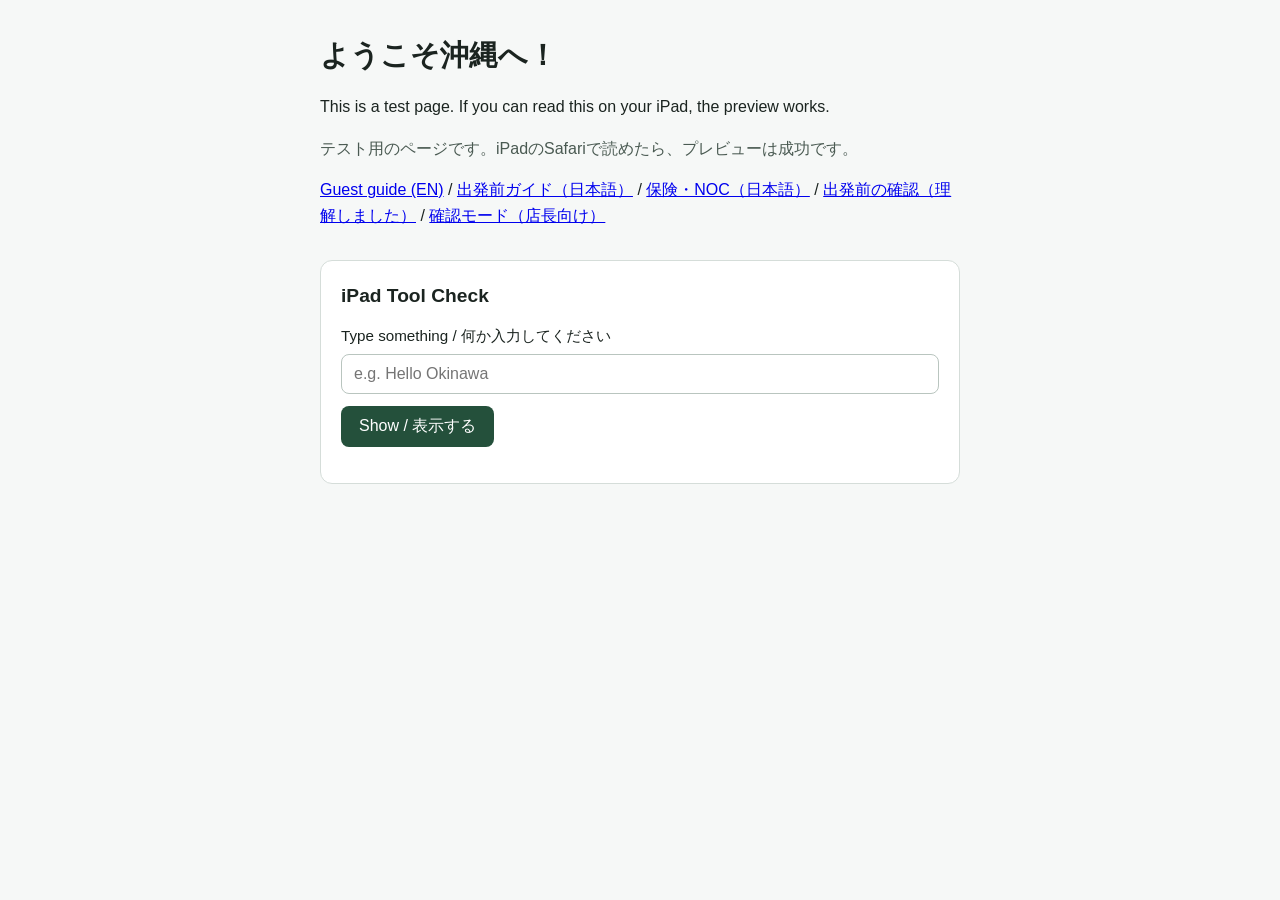
<file: index.html>
<!doctype html>
<html lang="en">
<head>
  <meta charset="utf-8">
  <meta name="viewport" content="width=device-width, initial-scale=1">
  <title>Okinawa Rental Guide (test)</title>
  <link rel="stylesheet" href="style.css">
</head>
<body>
  <main>
    <h1>ようこそ沖縄へ！</h1>
    <p>This is a test page. If you can read this on your iPad, the preview works.</p>
    <p class="ja">テスト用のページです。iPadのSafariで読めたら、プレビューは成功です。</p>

    <p><a href="guide/index.html">Guest guide (EN)</a> / <a href="guide/index-ja.html">出発前ガイド（日本語）</a> / <a href="guide/insurance-ja.html">保険・NOC（日本語）</a> / <a href="guide/check.html">出発前の確認（理解しました）</a> / <a href="guide/review.html">確認モード（店長向け）</a></p>

    <section class="tool-check">
      <h2>iPad Tool Check</h2>
      <label for="sample">Type something / 何か入力してください</label>
      <input id="sample" type="text" placeholder="e.g. Hello Okinawa">
      <button id="show" type="button">Show / 表示する</button>
      <p id="result" aria-live="polite"></p>
    </section>
  </main>

  <script>
    document.getElementById('show').addEventListener('click', function () {
      var text = document.getElementById('sample').value.trim();
      document.getElementById('result').textContent = text
        ? 'You typed: ' + text
        : 'Please type something first. / まず何か入力してください。';
    });
  </script>
</body>
</html>
</file>
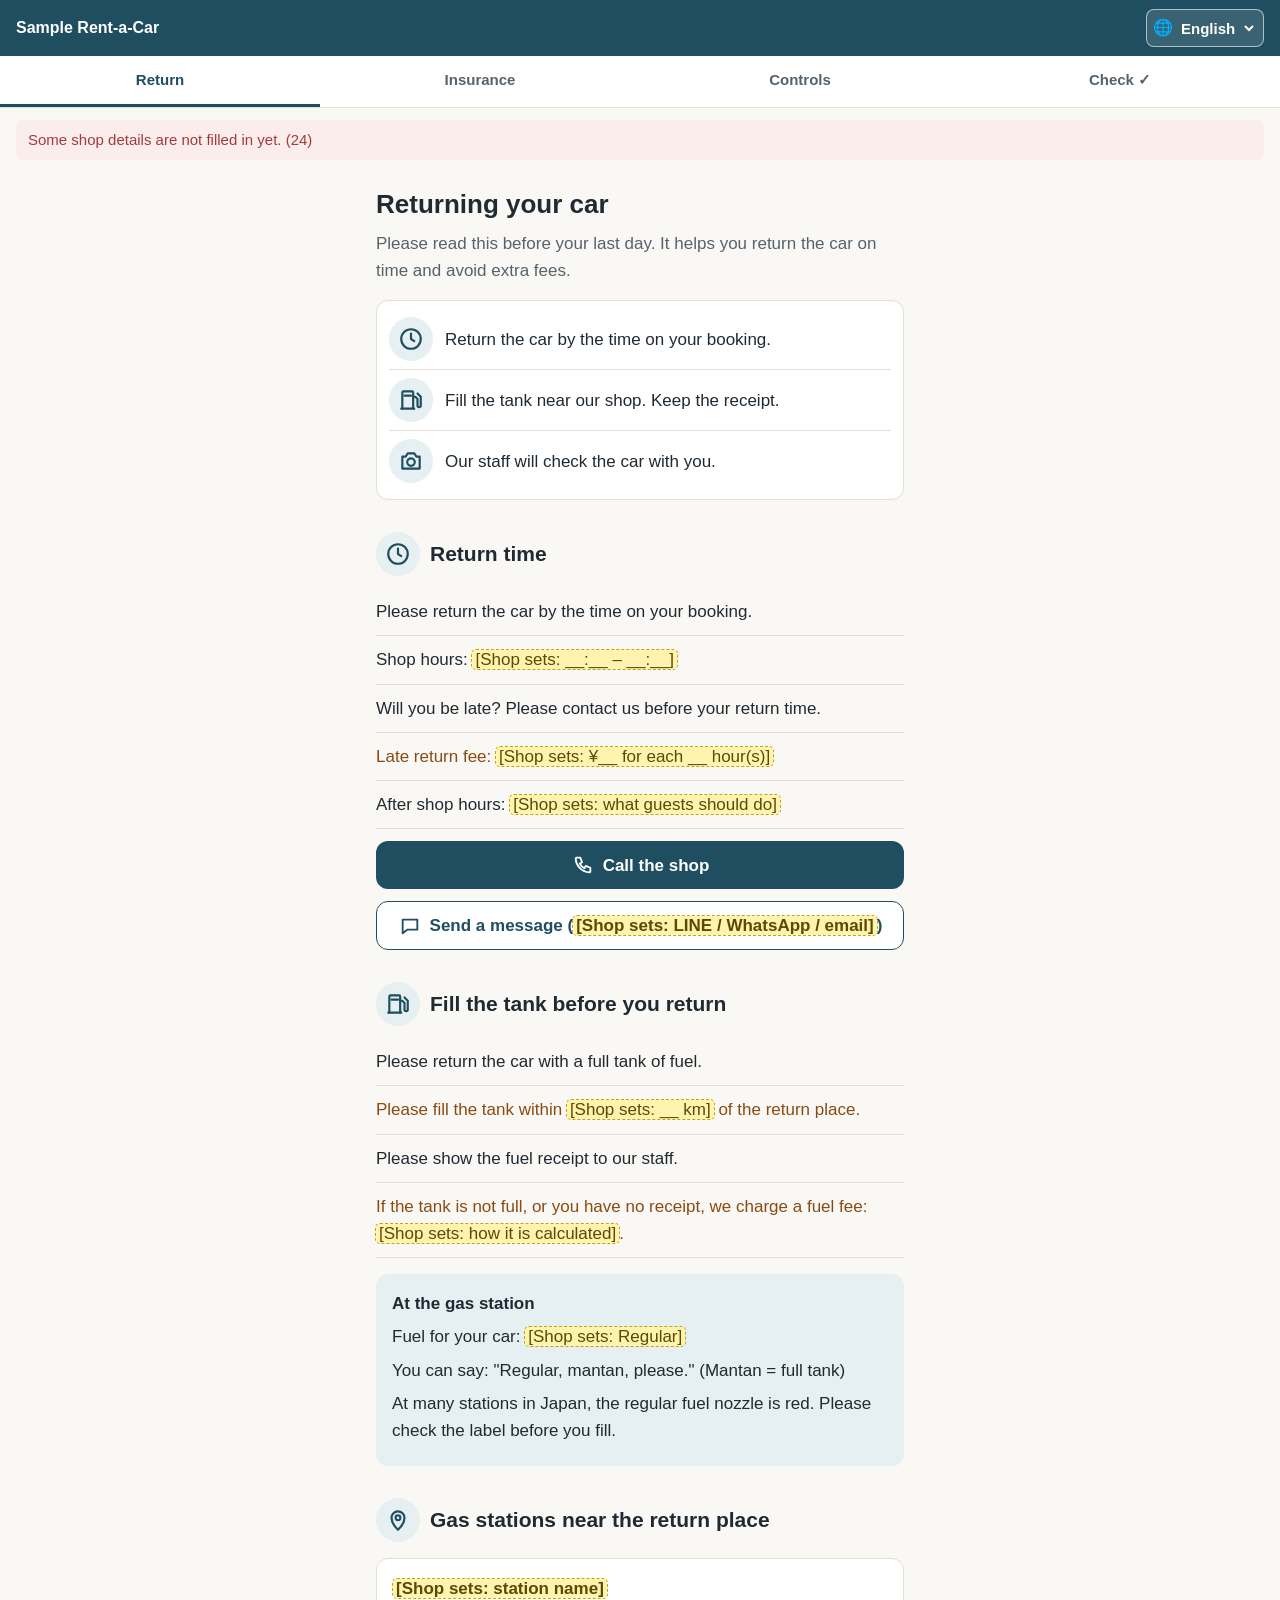
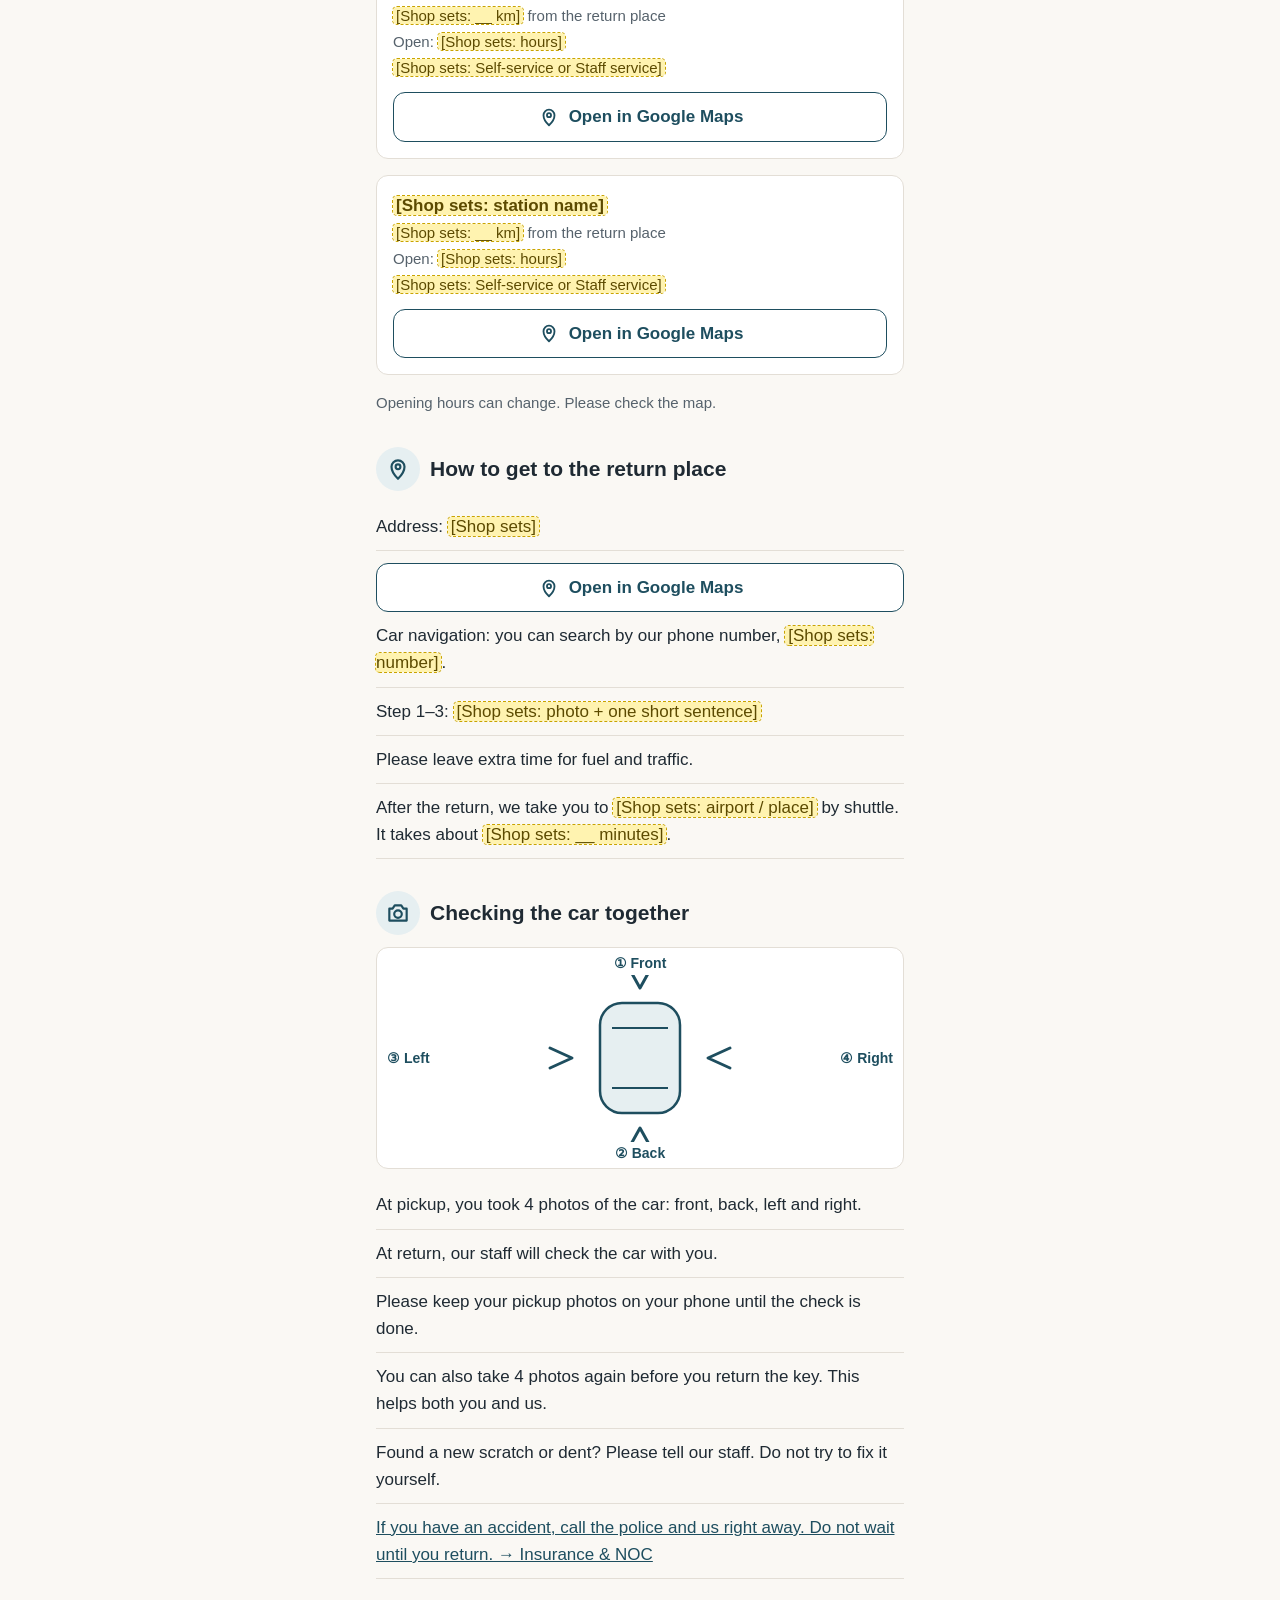
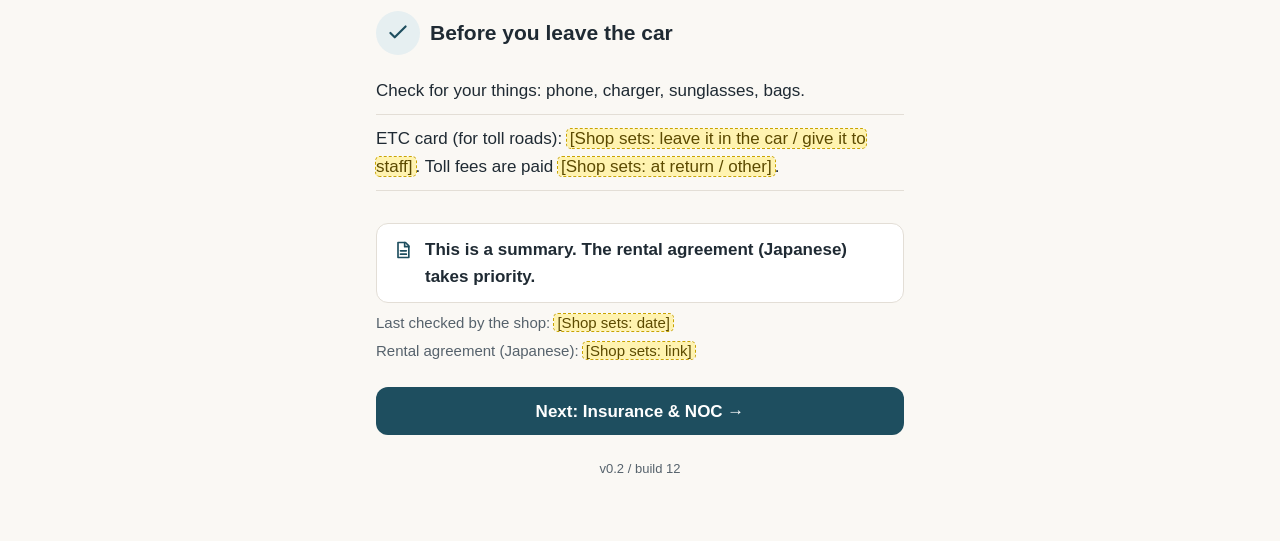
<file: guide/index.html>
<!doctype html>
<html lang="en">
<head>
  <meta charset="utf-8">
  <meta name="viewport" content="width=device-width, initial-scale=1">
  <title>Sample Rent-a-Car — Guide</title>
  <link rel="stylesheet" href="guide.css?v=12">
</head>
<body data-page="return">
  <div id="app"></div>
  <noscript>Please turn on JavaScript to read this guide. / このガイドを読むには JavaScript をオンにしてください。</noscript>
  <script src="content.js?v=12"></script>
  <script src="i18n/zh-Hant.js?v=12"></script>
  <script src="i18n/ko.js?v=12"></script>
  <script src="i18n/zh-Hans.js?v=12"></script>
  <script src="i18n/th.js?v=12"></script>
  <script src="app.js?v=12"></script>
</body>
</html>
</file>
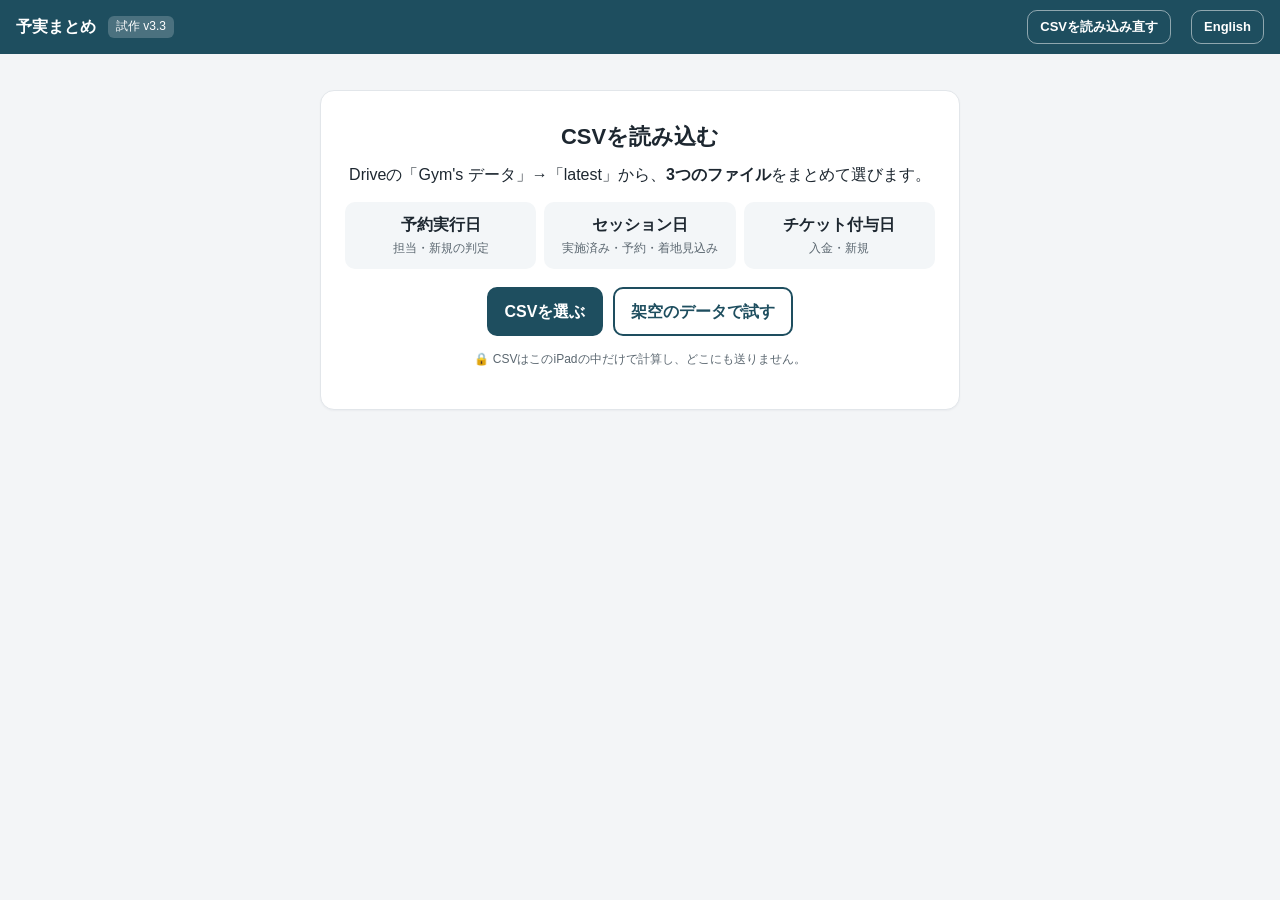
<file: trainer-kpi/index.html>
<!doctype html>
<html lang="ja">
<head>
  <meta charset="utf-8">
  <meta name="viewport" content="width=device-width, initial-scale=1">
  <title>予実まとめ（試作）</title>
  <link rel="stylesheet" href="style.css?v=23">
</head>
<body>
  <header class="top">
    <strong>予実まとめ</strong><span class="tag">試作 v3.3</span>
    <button type="button" class="topbtn" id="reload" hidden>CSVを読み込み直す</button>
  </header>

  <!-- 読み込む前：最初の画面 -->
  <main id="welcome">
    <section class="card hero" id="step1">
      <h2>CSVを読み込む</h2>
      <p class="lead">Driveの「Gym's データ」→「latest」から、<b>3つのファイル</b>をまとめて選びます。</p>
      <ul class="files3">
        <li><b>予約実行日</b><span>担当・新規の判定</span></li>
        <li><b>セッション日</b><span>実施済み・予約・着地見込み</span></li>
        <li><b>チケット付与日</b><span>入金・新規</span></li>
      </ul>
      <div class="btns">
        <label class="filebtn">CSVを選ぶ<input type="file" id="files" accept=".csv,text/csv" multiple></label>
        <button type="button" class="ghost" id="demo">架空のデータで試す</button>
      </div>
      <p class="sub" id="loaded"></p>
      <p class="note">🔒 CSVはこのiPadの中だけで計算し、どこにも送りません。</p>
    </section>
  </main>

  <!-- 読み込んだあと：上のバー＋タブ -->
  <div id="ui" hidden>
    <div class="toolbar">
      <div class="tgroup">
        <button type="button" class="ghost mini" id="mprev" aria-label="前の月">◀</button>
        <select id="month"></select>
        <button type="button" class="ghost mini" id="mnext" aria-label="次の月">▶</button>
      </div>
      <label class="tgroup"><span>表示</span><select id="mstaff"></select></label>
      <label class="tgroup"><span>週</span><select id="mweek"><option value="7">1〜7日／8〜14日…</option><option value="thu">毎週木曜のMT時点</option><option value="mon">月曜はじまり</option></select></label>
    </div>
    <nav class="tabs" role="tablist">
      <button type="button" class="tab on" data-tab="stepM">MTG資料</button>
      <button type="button" class="tab" data-tab="stepF">セッション頻度表</button>
      <button type="button" class="tab" data-tab="step3">予実カード</button>
      <button type="button" class="tab" data-tab="step2">確認・修正<span class="badge" id="fixbadge" hidden></span></button>
      <button type="button" class="tab" data-tab="step4">報告文</button>
    </nav>

    <main>
      <section class="card panel" id="stepM" hidden>
        <div id="mtg"></div>
      </section>

      <section class="card panel" id="stepF" hidden>
        <h2>セッション頻度表</h2>
        <div id="freq"></div>
      </section>

      <section class="card panel" id="step3" hidden>
        <p class="sub" id="asof"></p>
        <div id="cards"></div>
      </section>

      <section class="card panel" id="step2" hidden>
        <h2>確認・修正</h2>
        <p class="sub">自動の判定が違うときだけ直します。直した内容はこのiPadに保存され、次の月も使われます。</p>
        <div class="tablewrap" hidden><table id="goals"></table></div>
        <div id="unknown"></div>
        <div id="late"></div>
        <details class="rules">
          <summary>計算のルール</summary>
          <ul>
            <li><b>セッション数</b>：ペア・3人のメニューは同じ時間の全員で1本、マンツーマンは同じ時間でも1人1本。同じ人の重複行は1回。</li>
            <li><b>実施済み</b>＝受講済み＋今日の予約（本日分含む）。<b>着地見込み</b>＝実施済み＋これからの予約。</li>
            <li><b>キャンセル</b>は数えない。ただし前日22:00より後のキャンセルは「消化扱い」で実施に数える（事情があるものは上の一覧で外す）。</li>
            <li><b>入金</b>＝その月に付与されたコースのチケットの価格の合計（新規・更新・追加購入。サプリは除く）。担当＝そのお客様を一番多く担当しているトレーナー。</li>
            <li><b>新規</b>＝チケットを買う前にセッション・予約の記録がなく、このiPadが前の月に見ていないお客様。</li>
            <li>集計はいつも「セッション日付」で行う（「予約日時」は担当・新規の判定だけに使う）。</li>
          </ul>
        </details>
      </section>

      <section class="card panel" id="step4" hidden>
        <h2>MTG報告（コピー用）</h2>
        <pre id="report"></pre>
        <div class="btns">
          <button type="button" id="copy">報告文をコピー</button>
          <button type="button" class="ghost" id="print">印刷・PDF</button>
        </div>
        <p class="sub" id="copymsg"></p>
      </section>
    </main>
  </div>
  <script src="app.js?v=21"></script>
  <script src="mtg.js?v=11"></script>
  <script src="freq.js?v=7"></script>
  <script src="ui.js?v=3"></script>
  <script src="i18n.js?v=6"></script>
</body>
</html>
</file>
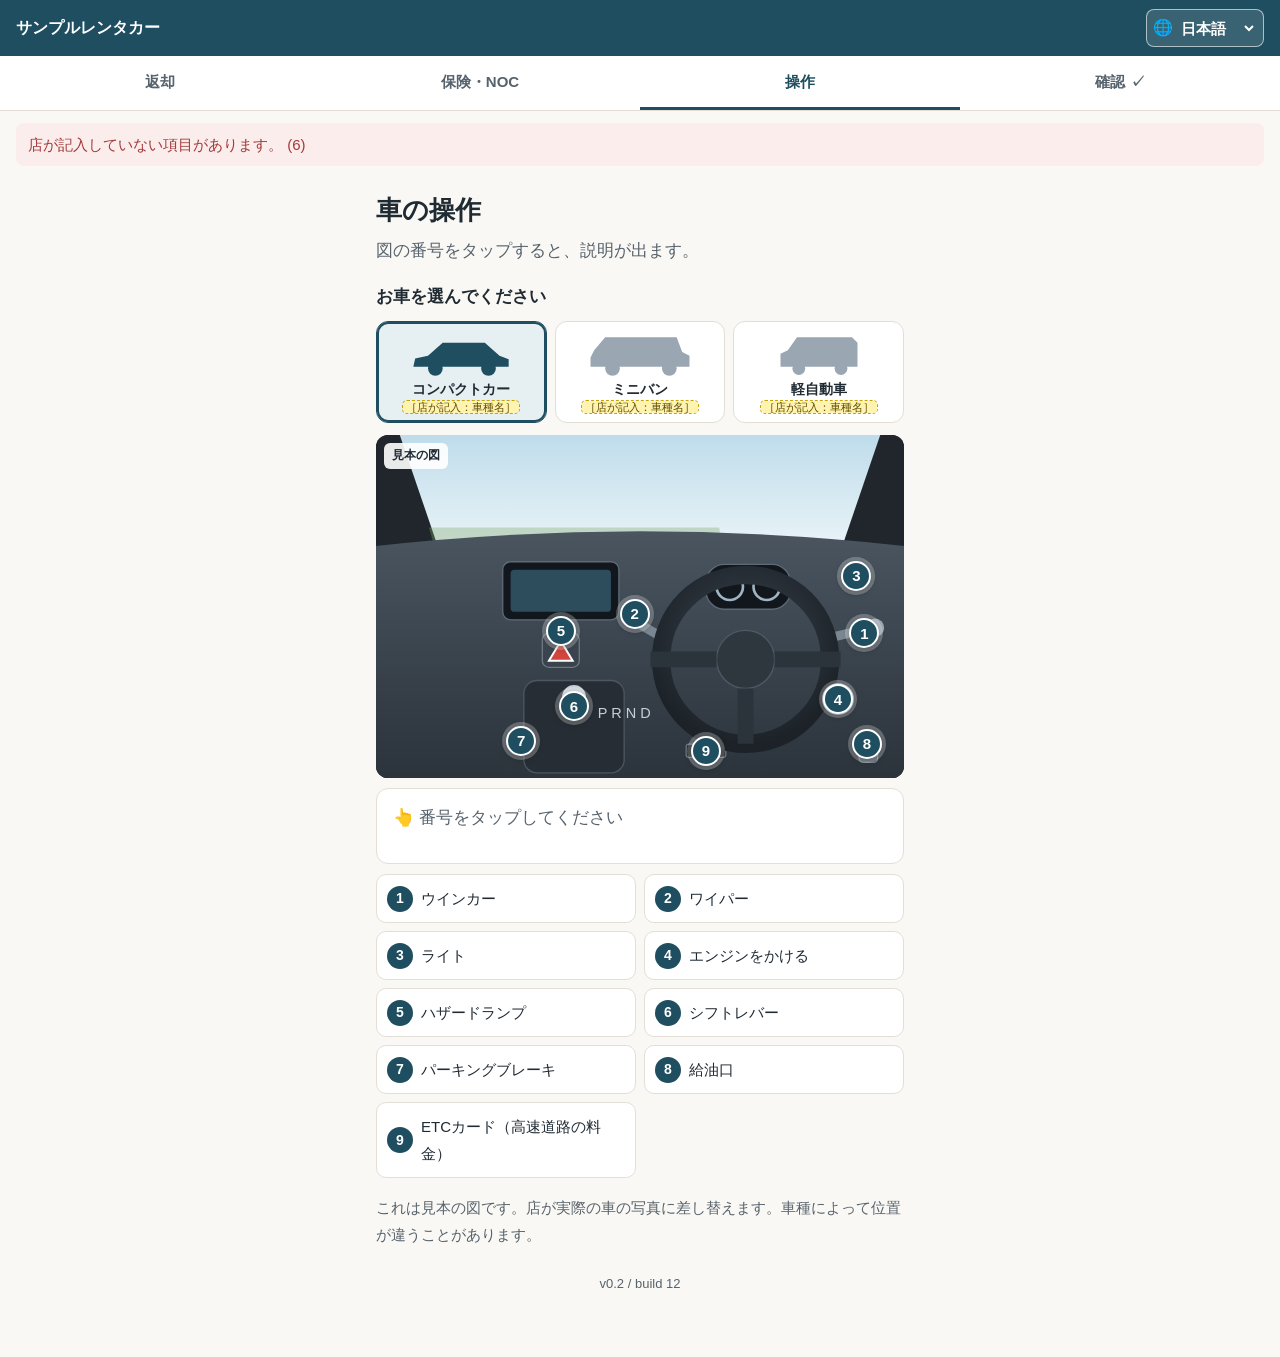
<file: guide/car-ja.html>
<!doctype html>
<html lang="en">
<head>
  <meta charset="utf-8">
  <meta name="viewport" content="width=device-width, initial-scale=1">
  <title>サンプルレンタカー — 車の操作</title>
  <link rel="stylesheet" href="guide.css?v=12">
</head>
<body data-page="car" data-lang="ja">
  <div id="app"></div>
  <noscript>Please turn on JavaScript to read this guide. / このガイドを読むには JavaScript をオンにしてください。</noscript>
  <script src="content.js?v=12"></script>
  <script src="i18n/zh-Hant.js?v=12"></script>
  <script src="i18n/ko.js?v=12"></script>
  <script src="i18n/zh-Hans.js?v=12"></script>
  <script src="i18n/th.js?v=12"></script>
  <script src="app.js?v=12"></script>
</body>
</html>
</file>
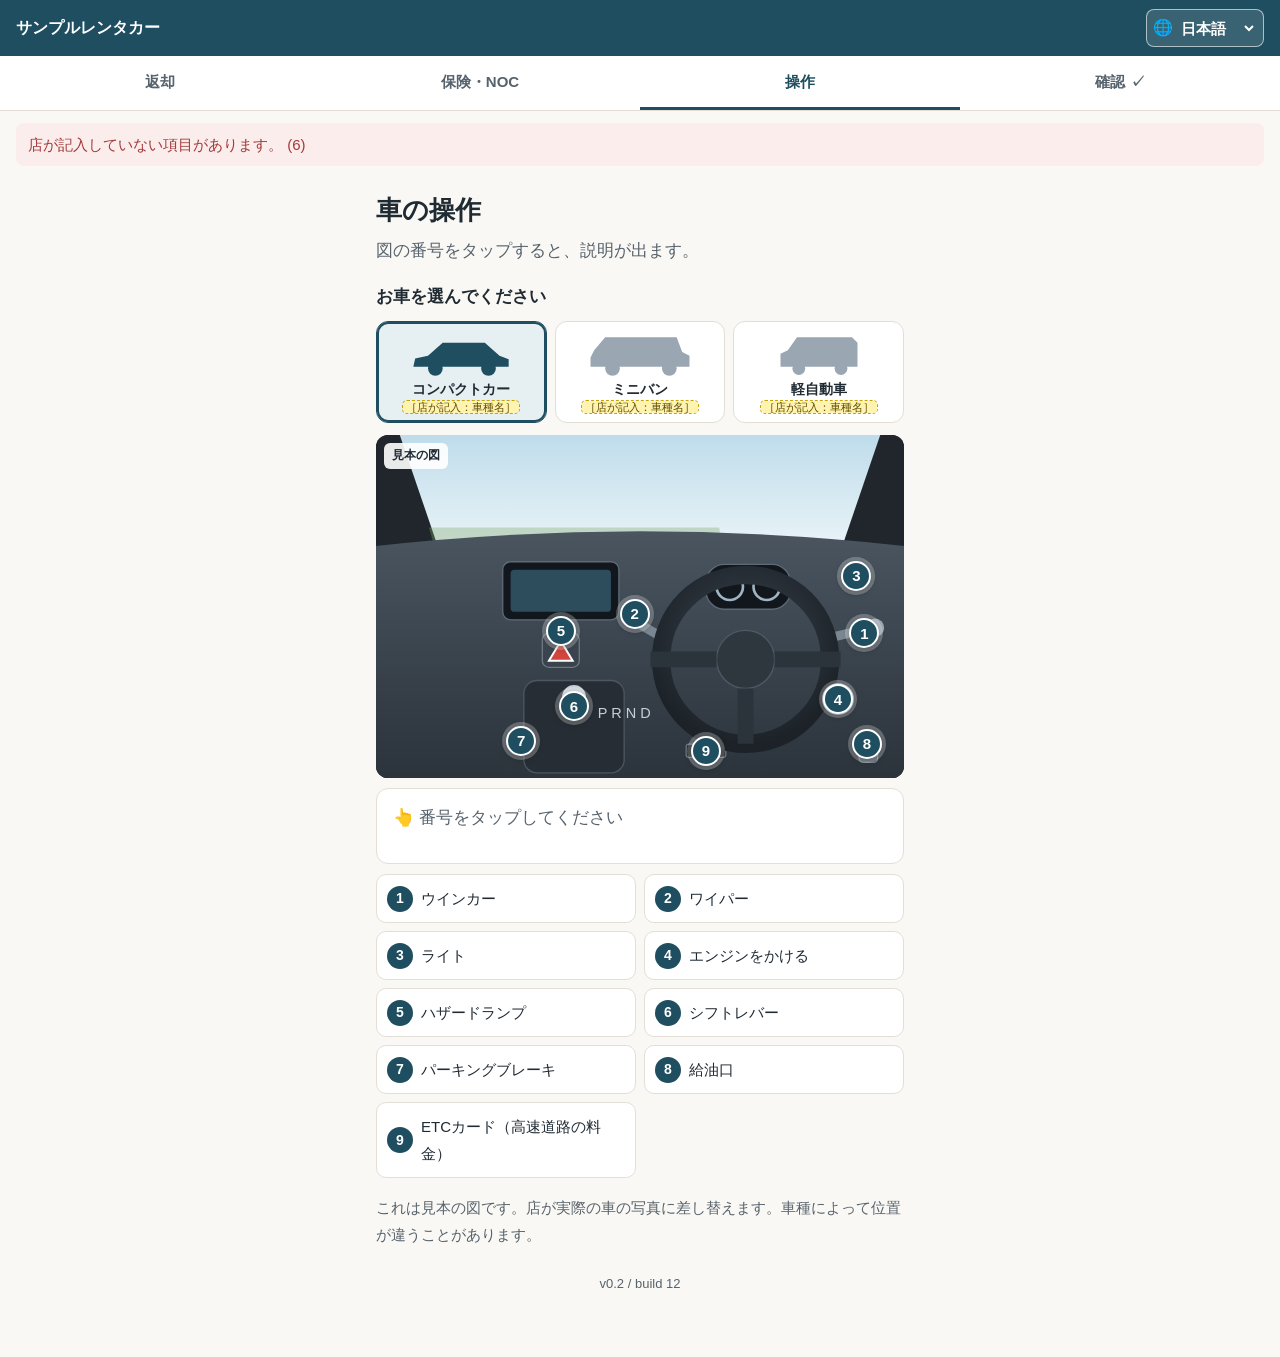
<file: guide/car.html>
<!doctype html>
<html lang="en">
<head>
  <meta charset="utf-8">
  <meta name="viewport" content="width=device-width, initial-scale=1">
  <title>Sample Rent-a-Car — Car controls</title>
  <link rel="stylesheet" href="guide.css?v=12">
</head>
<body data-page="car">
  <div id="app"></div>
  <noscript>Please turn on JavaScript to read this guide. / このガイドを読むには JavaScript をオンにしてください。</noscript>
  <script src="content.js?v=12"></script>
  <script src="i18n/zh-Hant.js?v=12"></script>
  <script src="i18n/ko.js?v=12"></script>
  <script src="i18n/zh-Hans.js?v=12"></script>
  <script src="i18n/th.js?v=12"></script>
  <script src="app.js?v=12"></script>
</body>
</html>
</file>
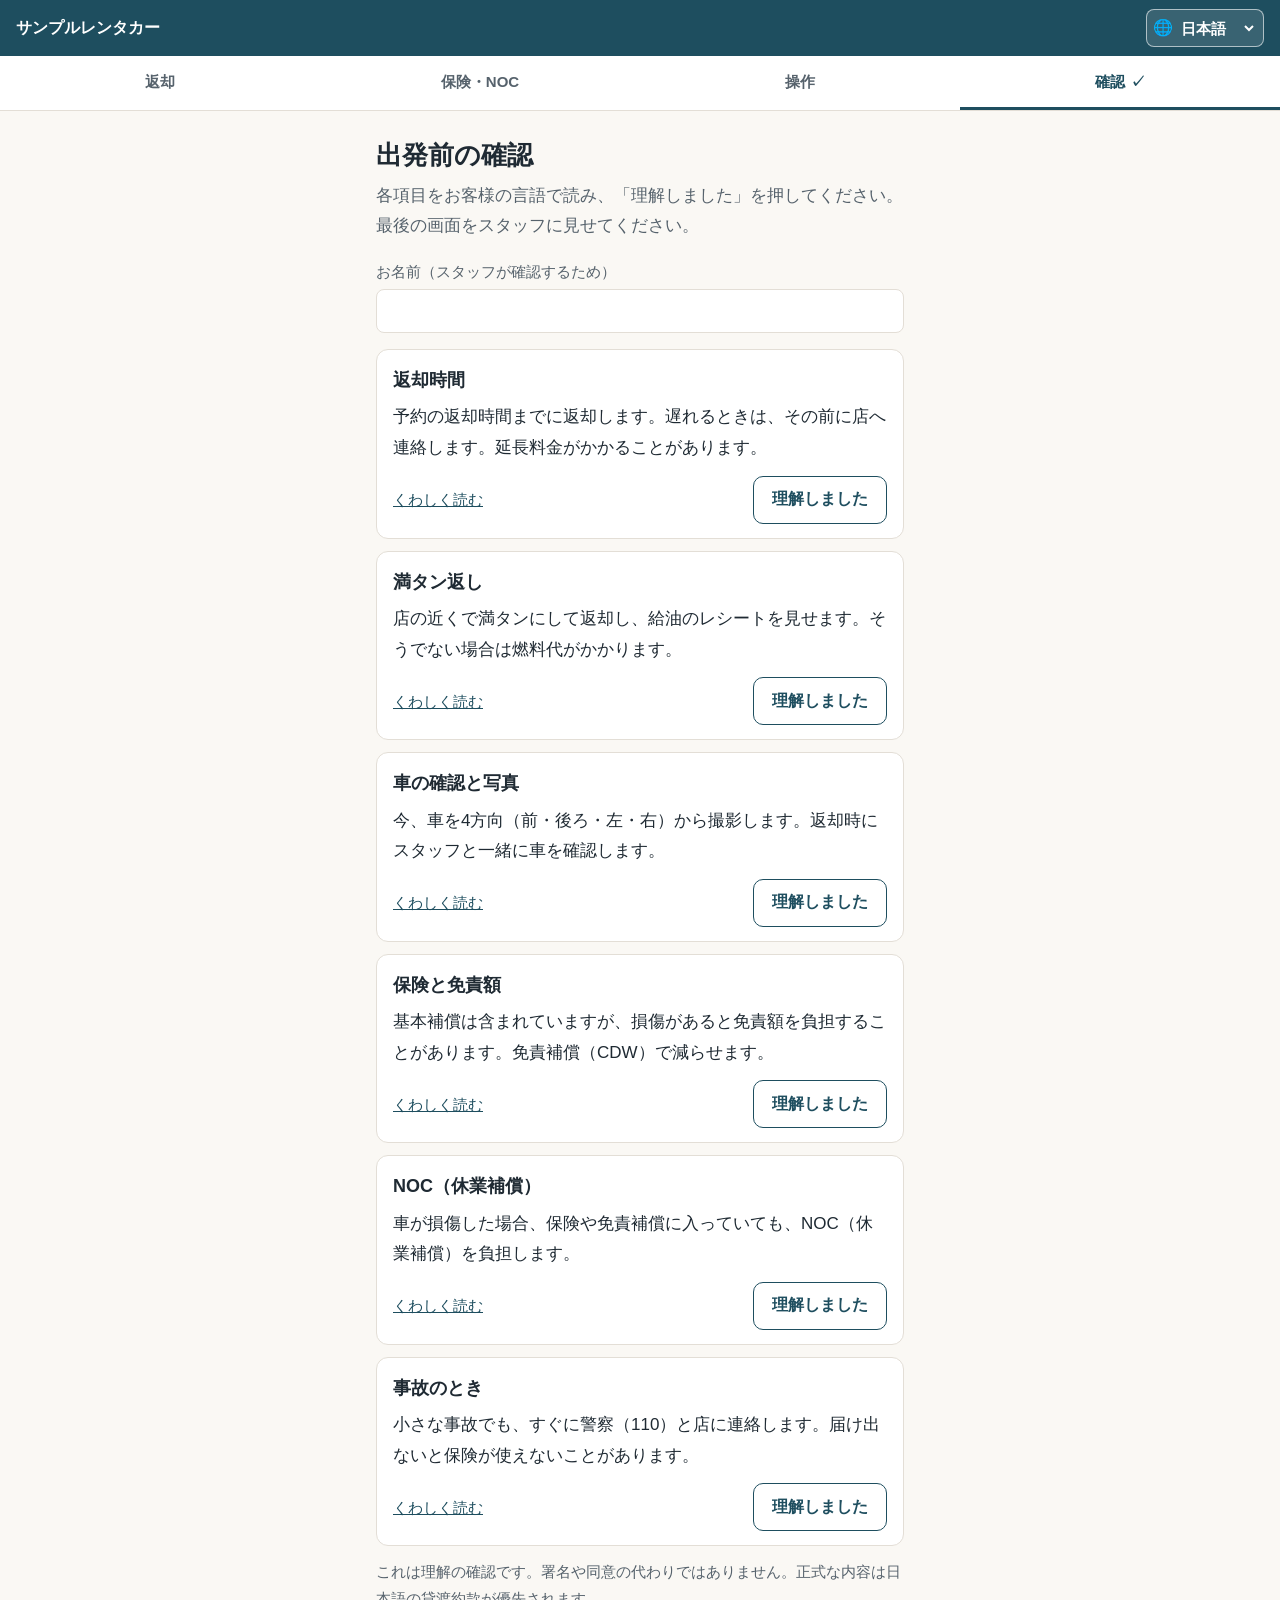
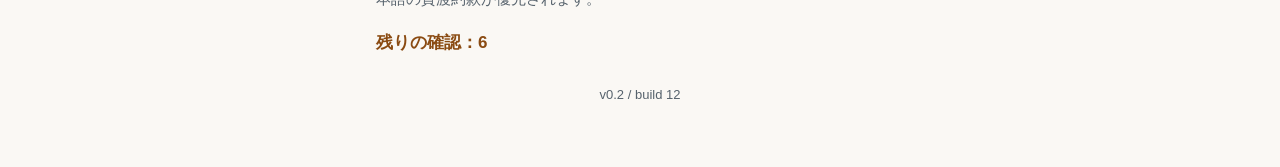
<file: guide/check-ja.html>
<!doctype html>
<html lang="en">
<head>
  <meta charset="utf-8">
  <meta name="viewport" content="width=device-width, initial-scale=1">
  <title>サンプルレンタカー — 出発前の確認</title>
  <link rel="stylesheet" href="guide.css?v=12">
</head>
<body data-page="check" data-lang="ja">
  <div id="app"></div>
  <noscript>Please turn on JavaScript to read this guide. / このガイドを読むには JavaScript をオンにしてください。</noscript>
  <script src="content.js?v=12"></script>
  <script src="i18n/zh-Hant.js?v=12"></script>
  <script src="i18n/ko.js?v=12"></script>
  <script src="i18n/zh-Hans.js?v=12"></script>
  <script src="i18n/th.js?v=12"></script>
  <script src="app.js?v=12"></script>
</body>
</html>
</file>
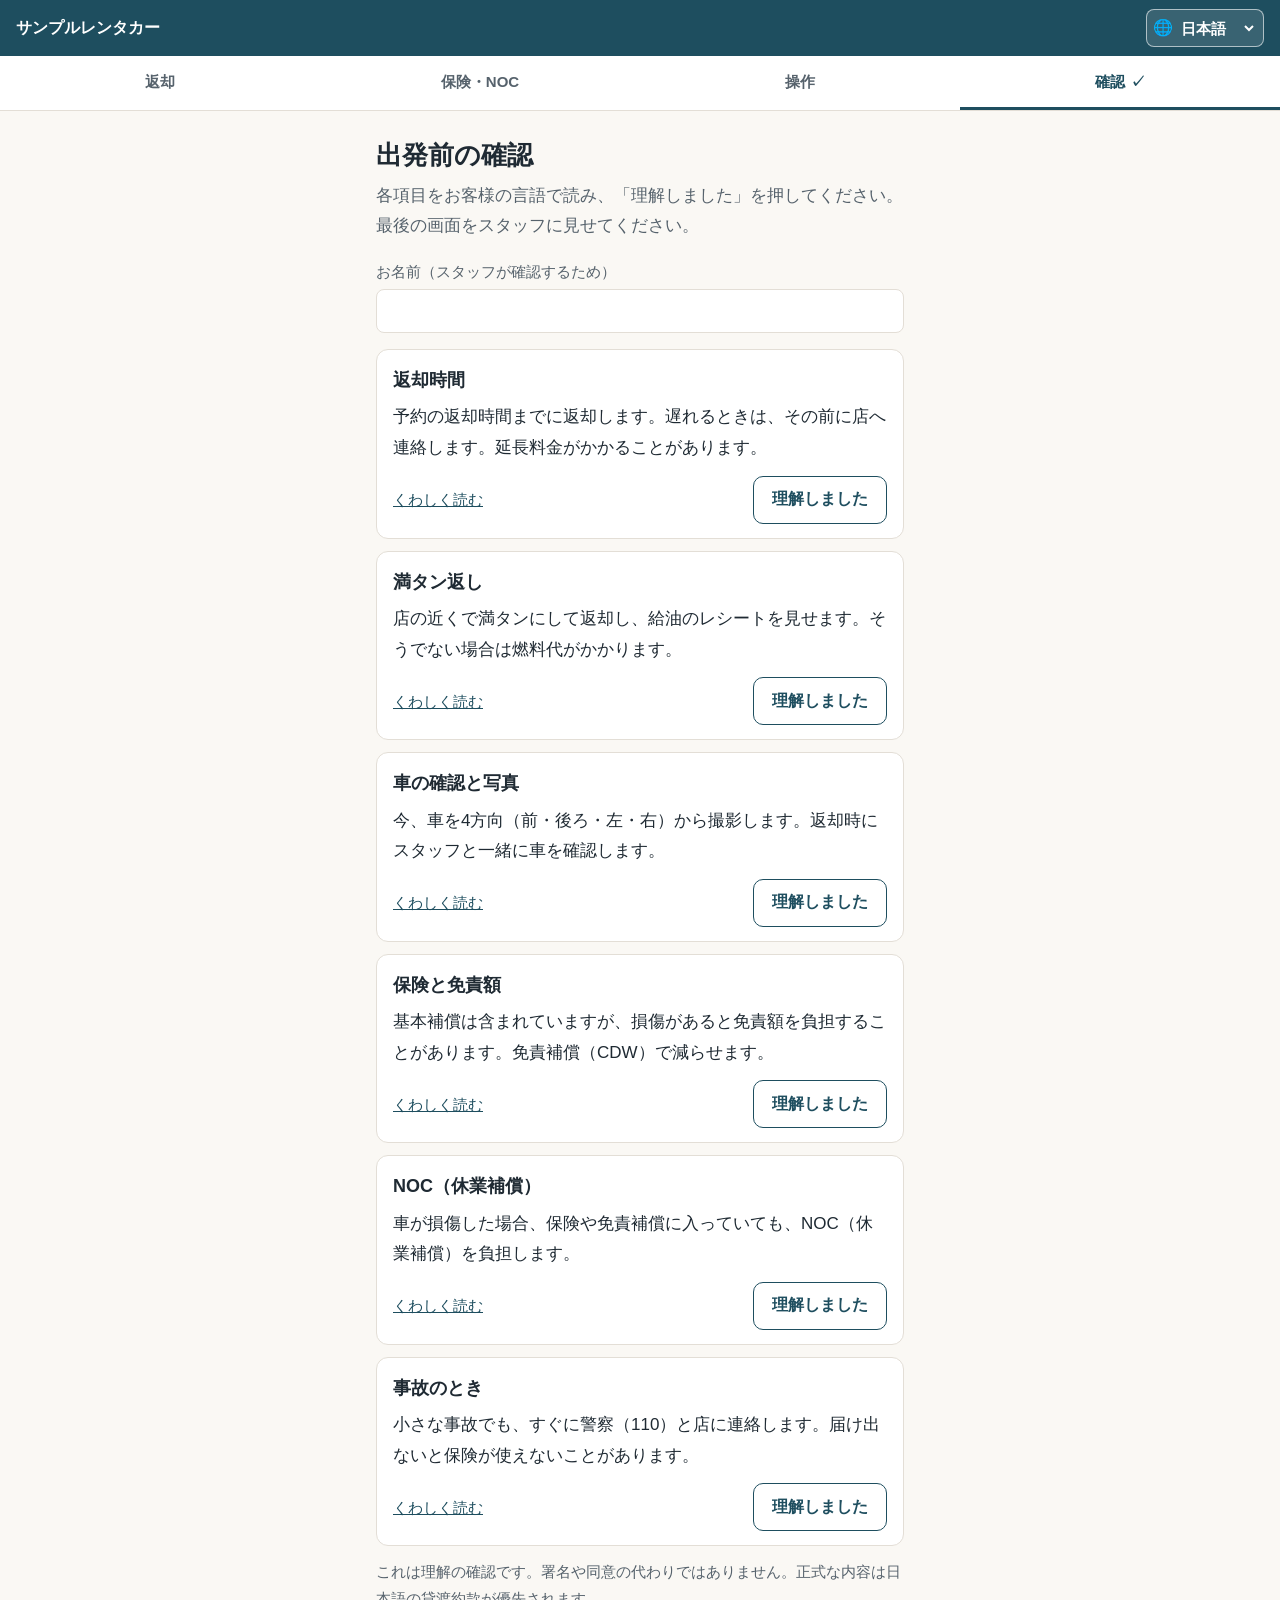
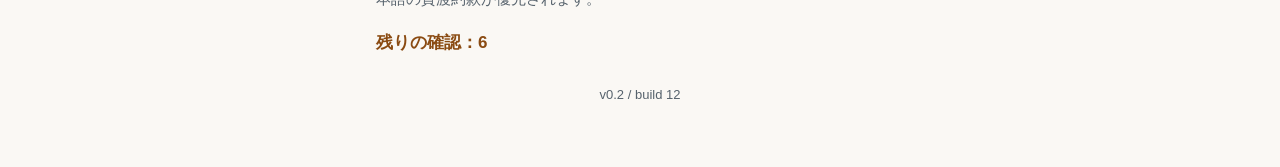
<file: guide/check.html>
<!doctype html>
<html lang="en">
<head>
  <meta charset="utf-8">
  <meta name="viewport" content="width=device-width, initial-scale=1">
  <title>Sample Rent-a-Car — Check</title>
  <link rel="stylesheet" href="guide.css?v=12">
</head>
<body data-page="check">
  <div id="app"></div>
  <noscript>Please turn on JavaScript to read this guide. / このガイドを読むには JavaScript をオンにしてください。</noscript>
  <script src="content.js?v=12"></script>
  <script src="i18n/zh-Hant.js?v=12"></script>
  <script src="i18n/ko.js?v=12"></script>
  <script src="i18n/zh-Hans.js?v=12"></script>
  <script src="i18n/th.js?v=12"></script>
  <script src="app.js?v=12"></script>
</body>
</html>
</file>
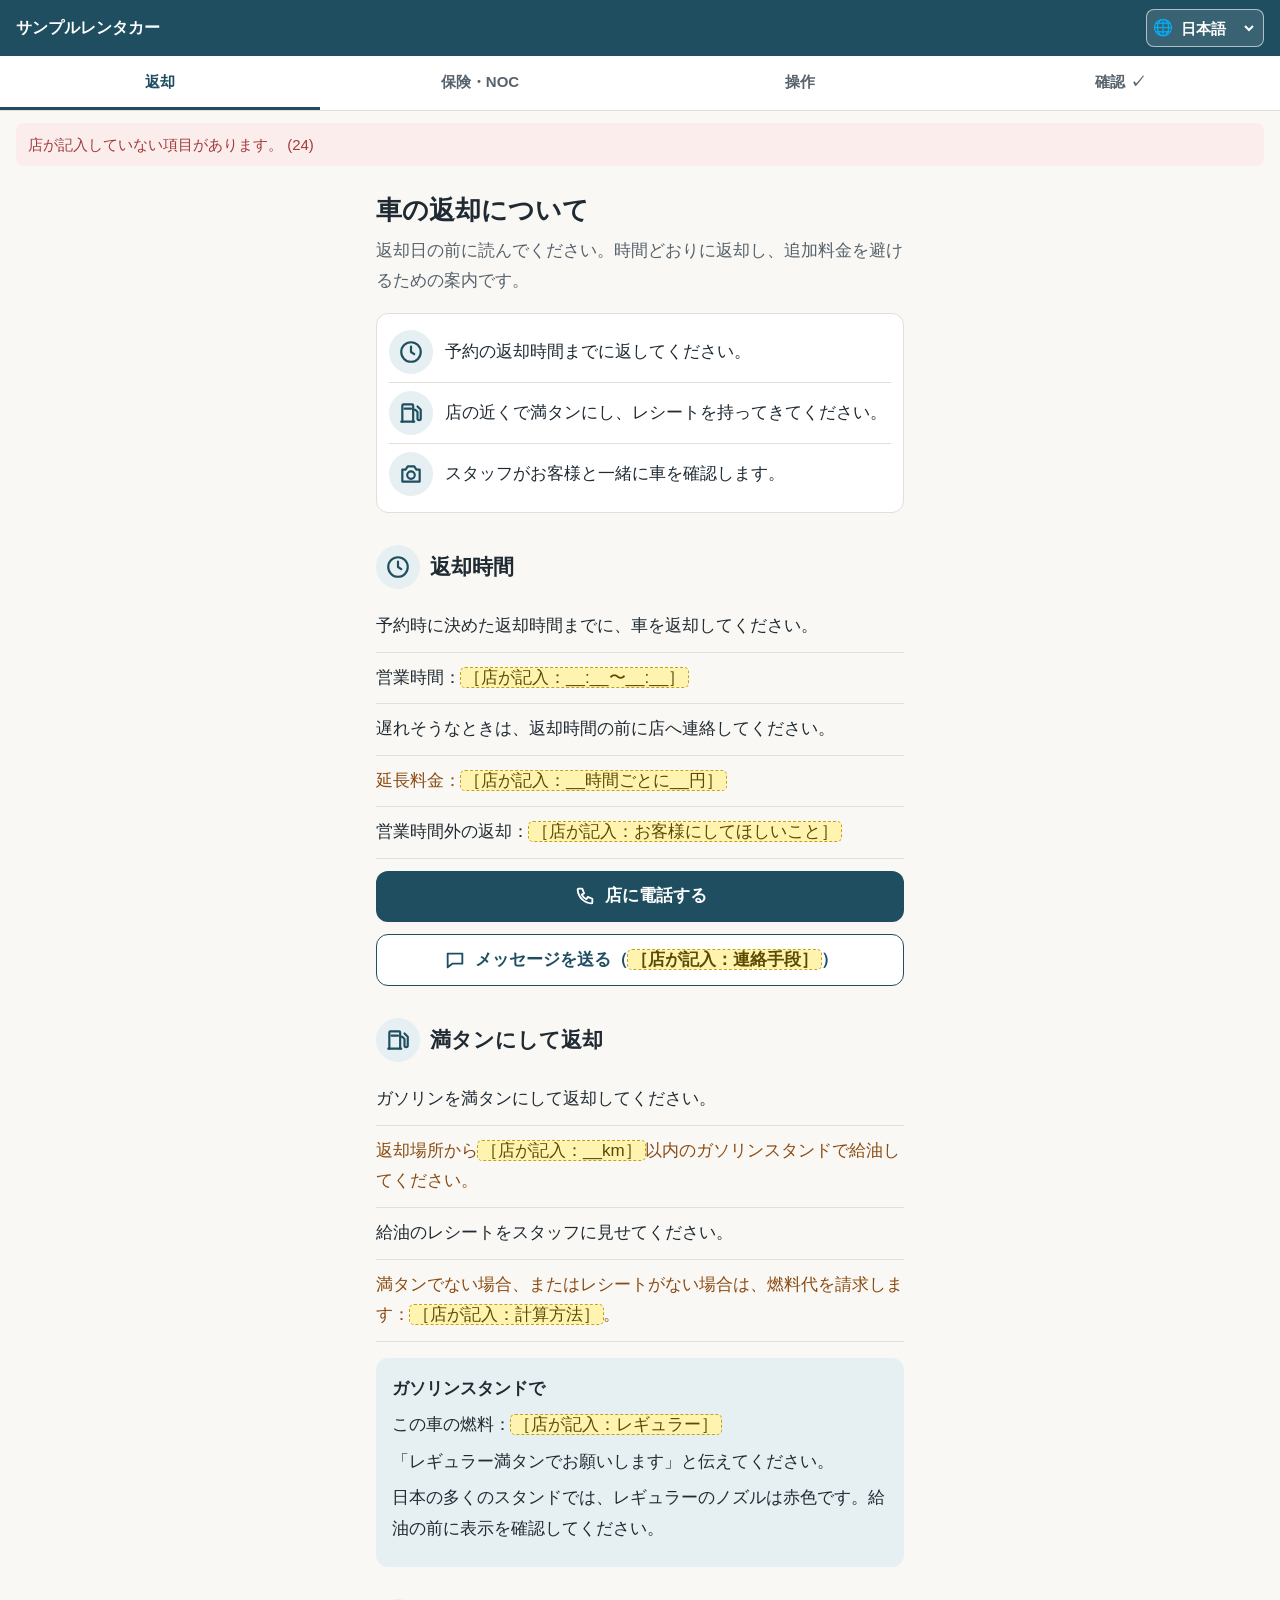
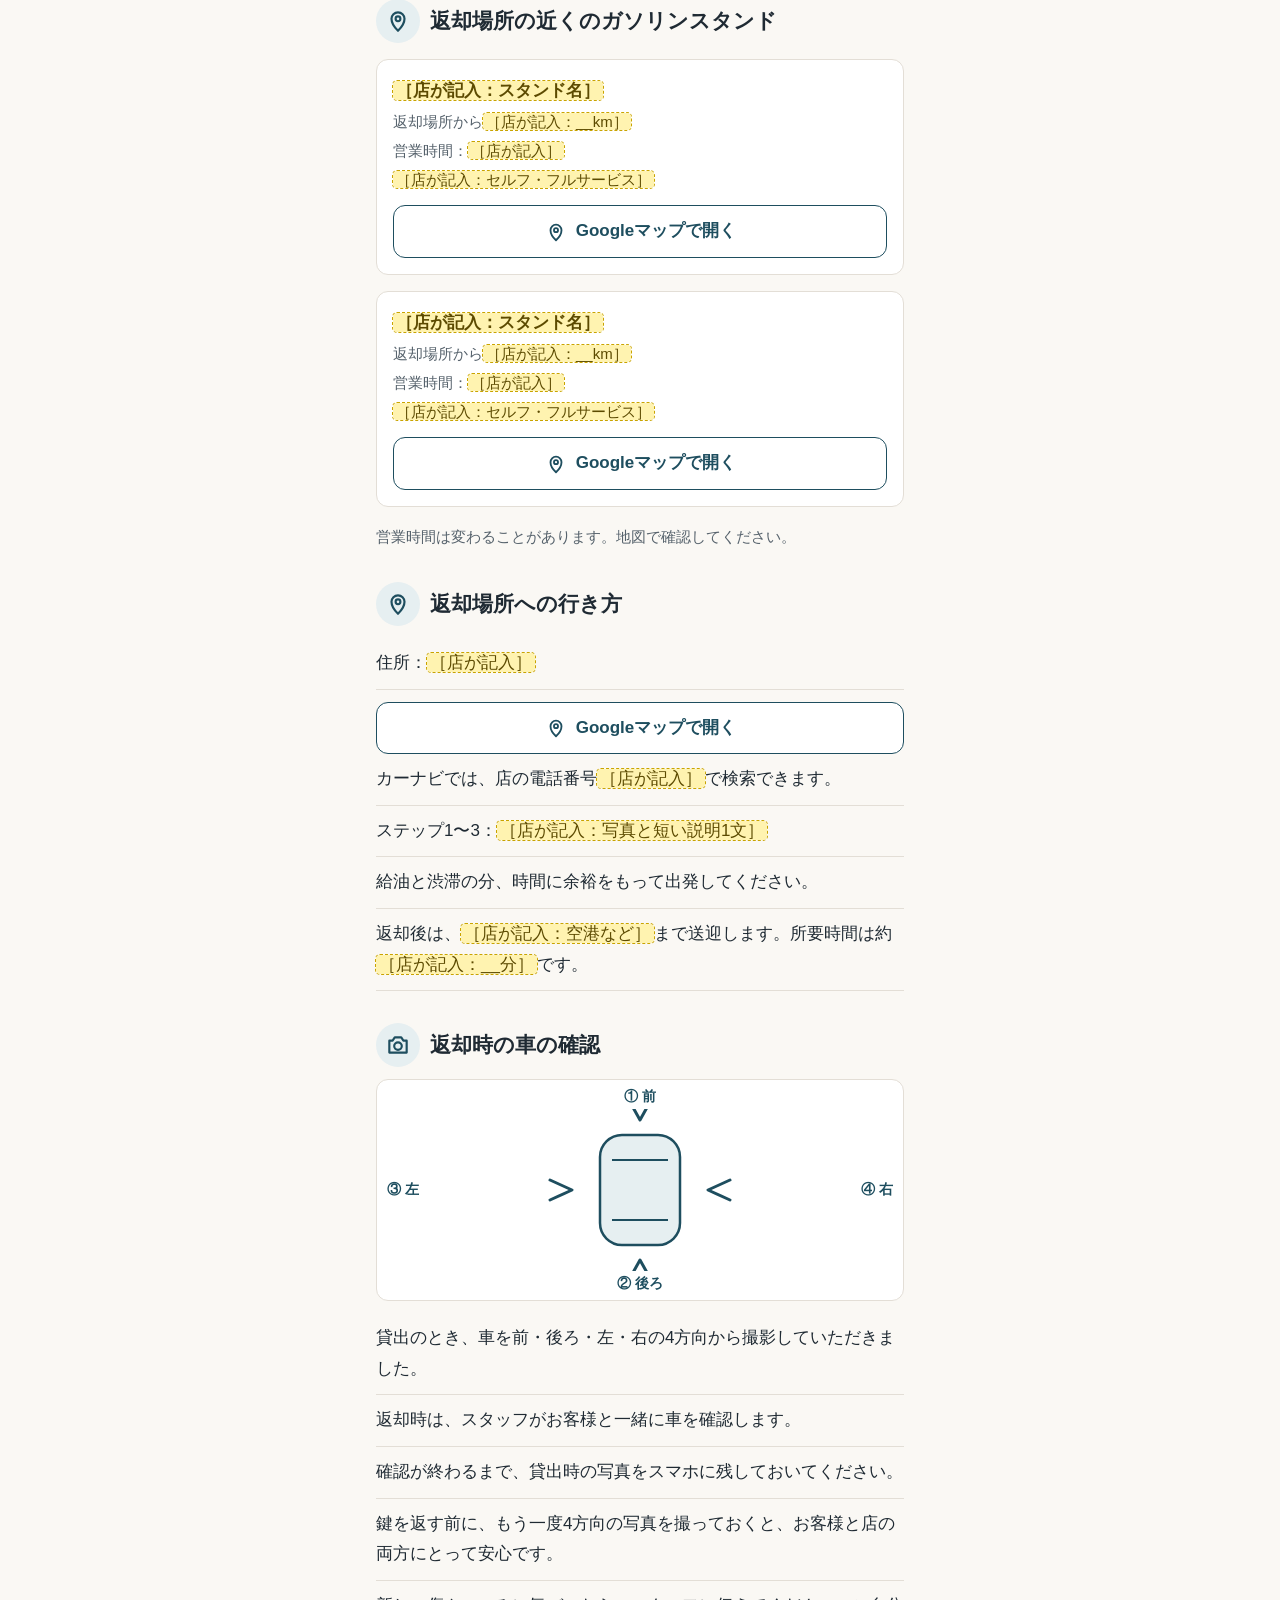
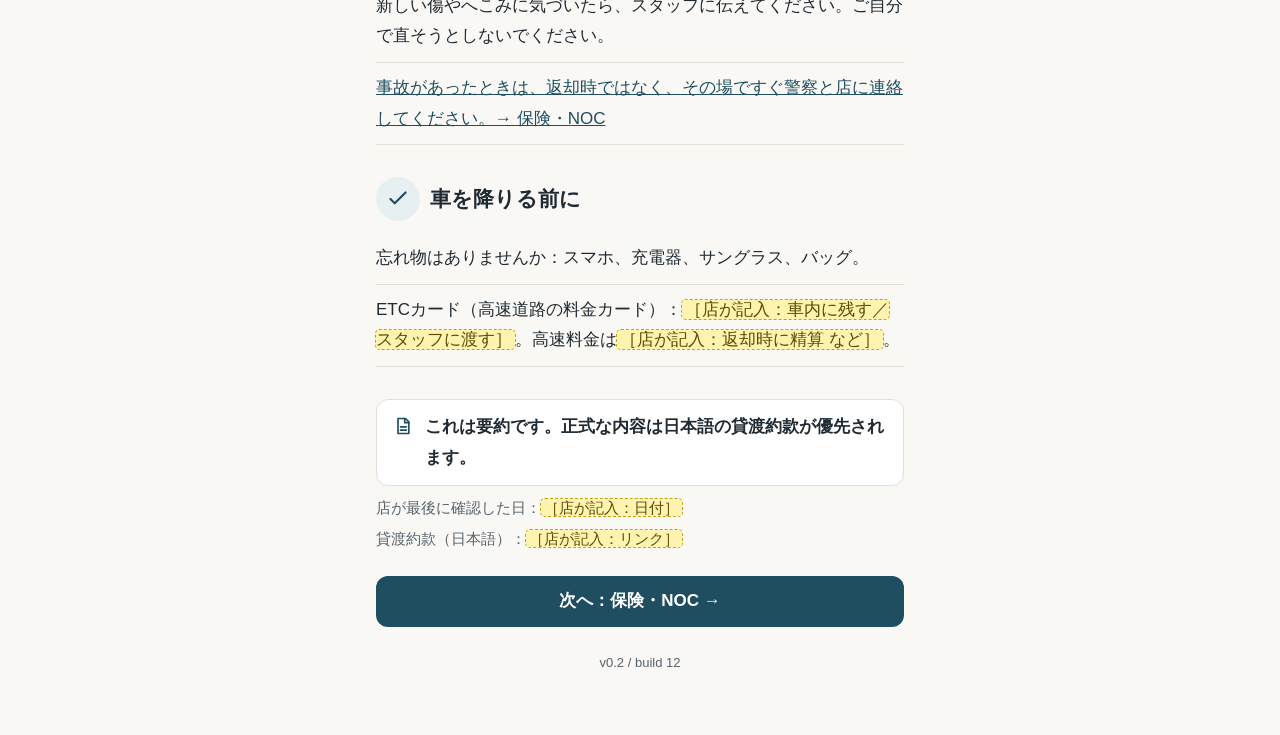
<file: guide/index-ja.html>
<!doctype html>
<html lang="en">
<head>
  <meta charset="utf-8">
  <meta name="viewport" content="width=device-width, initial-scale=1">
  <title>サンプルレンタカー — 返却</title>
  <link rel="stylesheet" href="guide.css?v=12">
</head>
<body data-page="return" data-lang="ja">
  <div id="app"></div>
  <noscript>Please turn on JavaScript to read this guide. / このガイドを読むには JavaScript をオンにしてください。</noscript>
  <script src="content.js?v=12"></script>
  <script src="i18n/zh-Hant.js?v=12"></script>
  <script src="i18n/ko.js?v=12"></script>
  <script src="i18n/zh-Hans.js?v=12"></script>
  <script src="i18n/th.js?v=12"></script>
  <script src="app.js?v=12"></script>
</body>
</html>
</file>
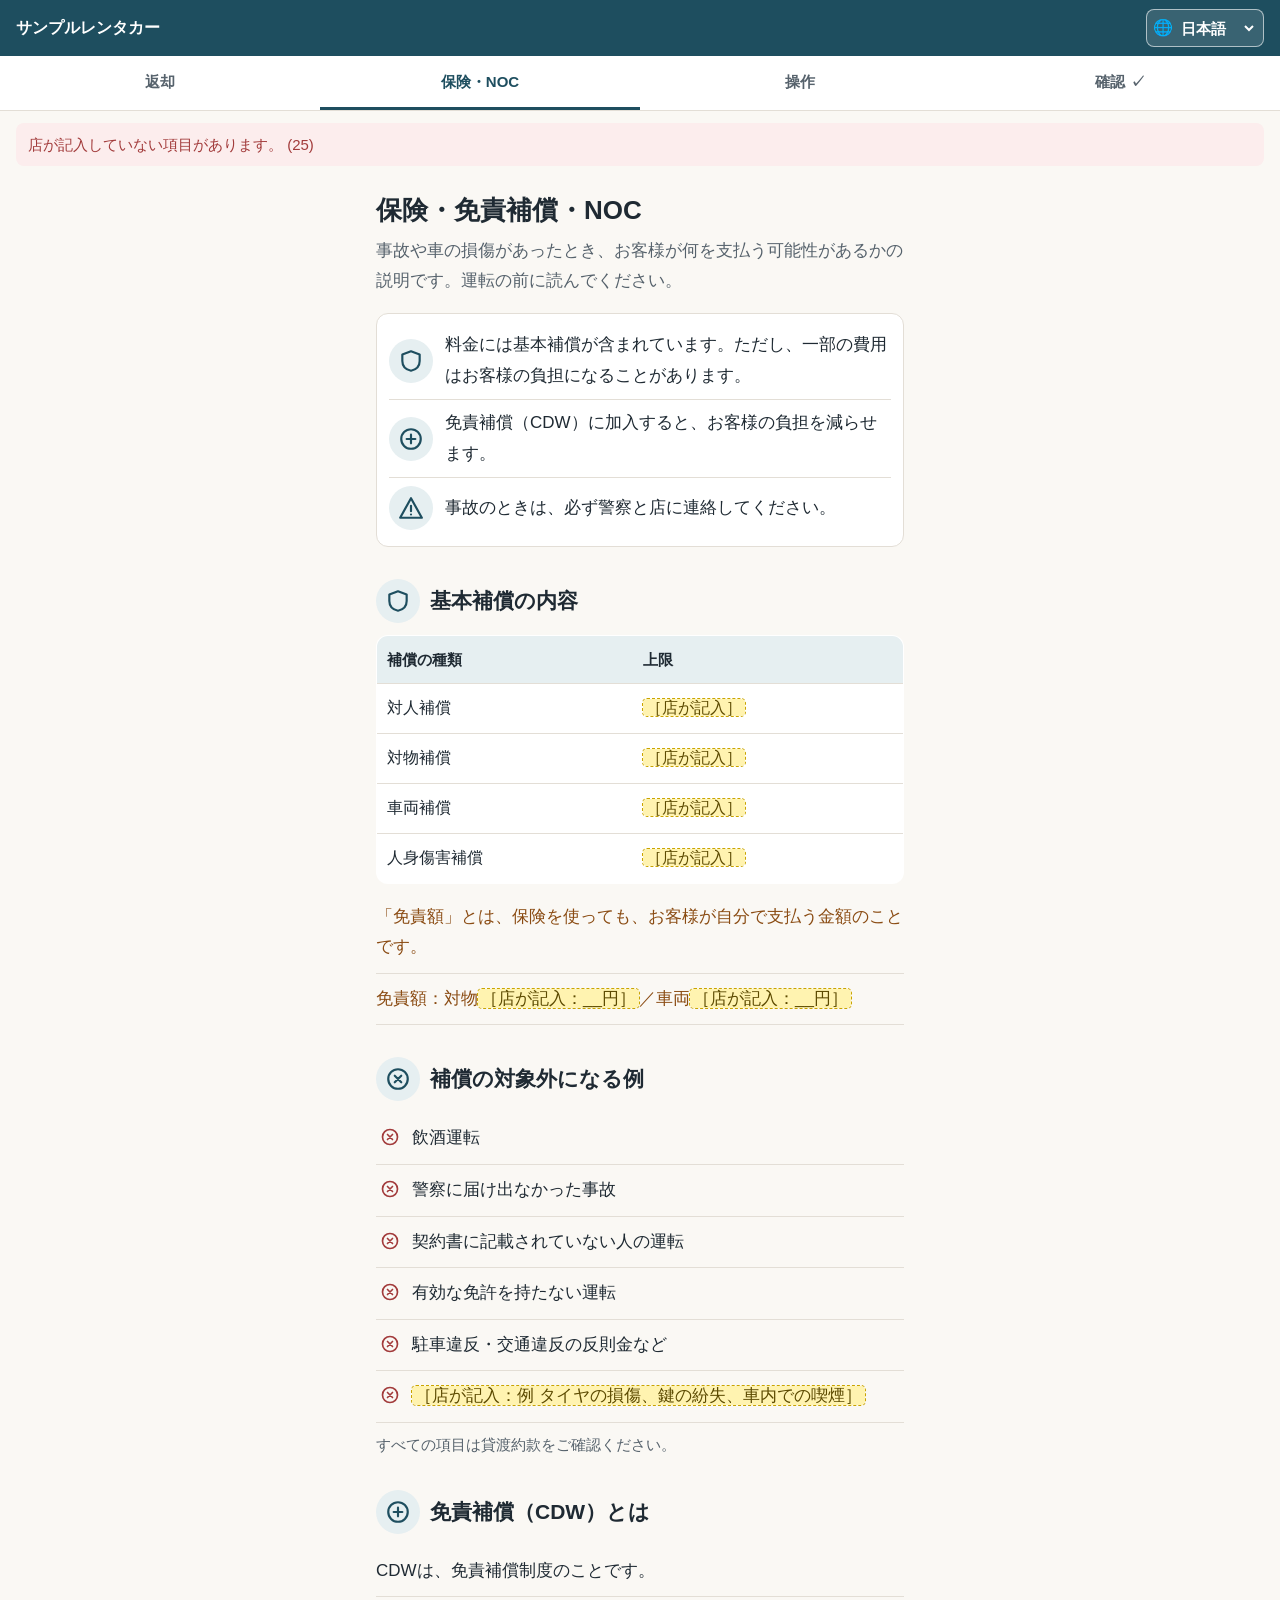
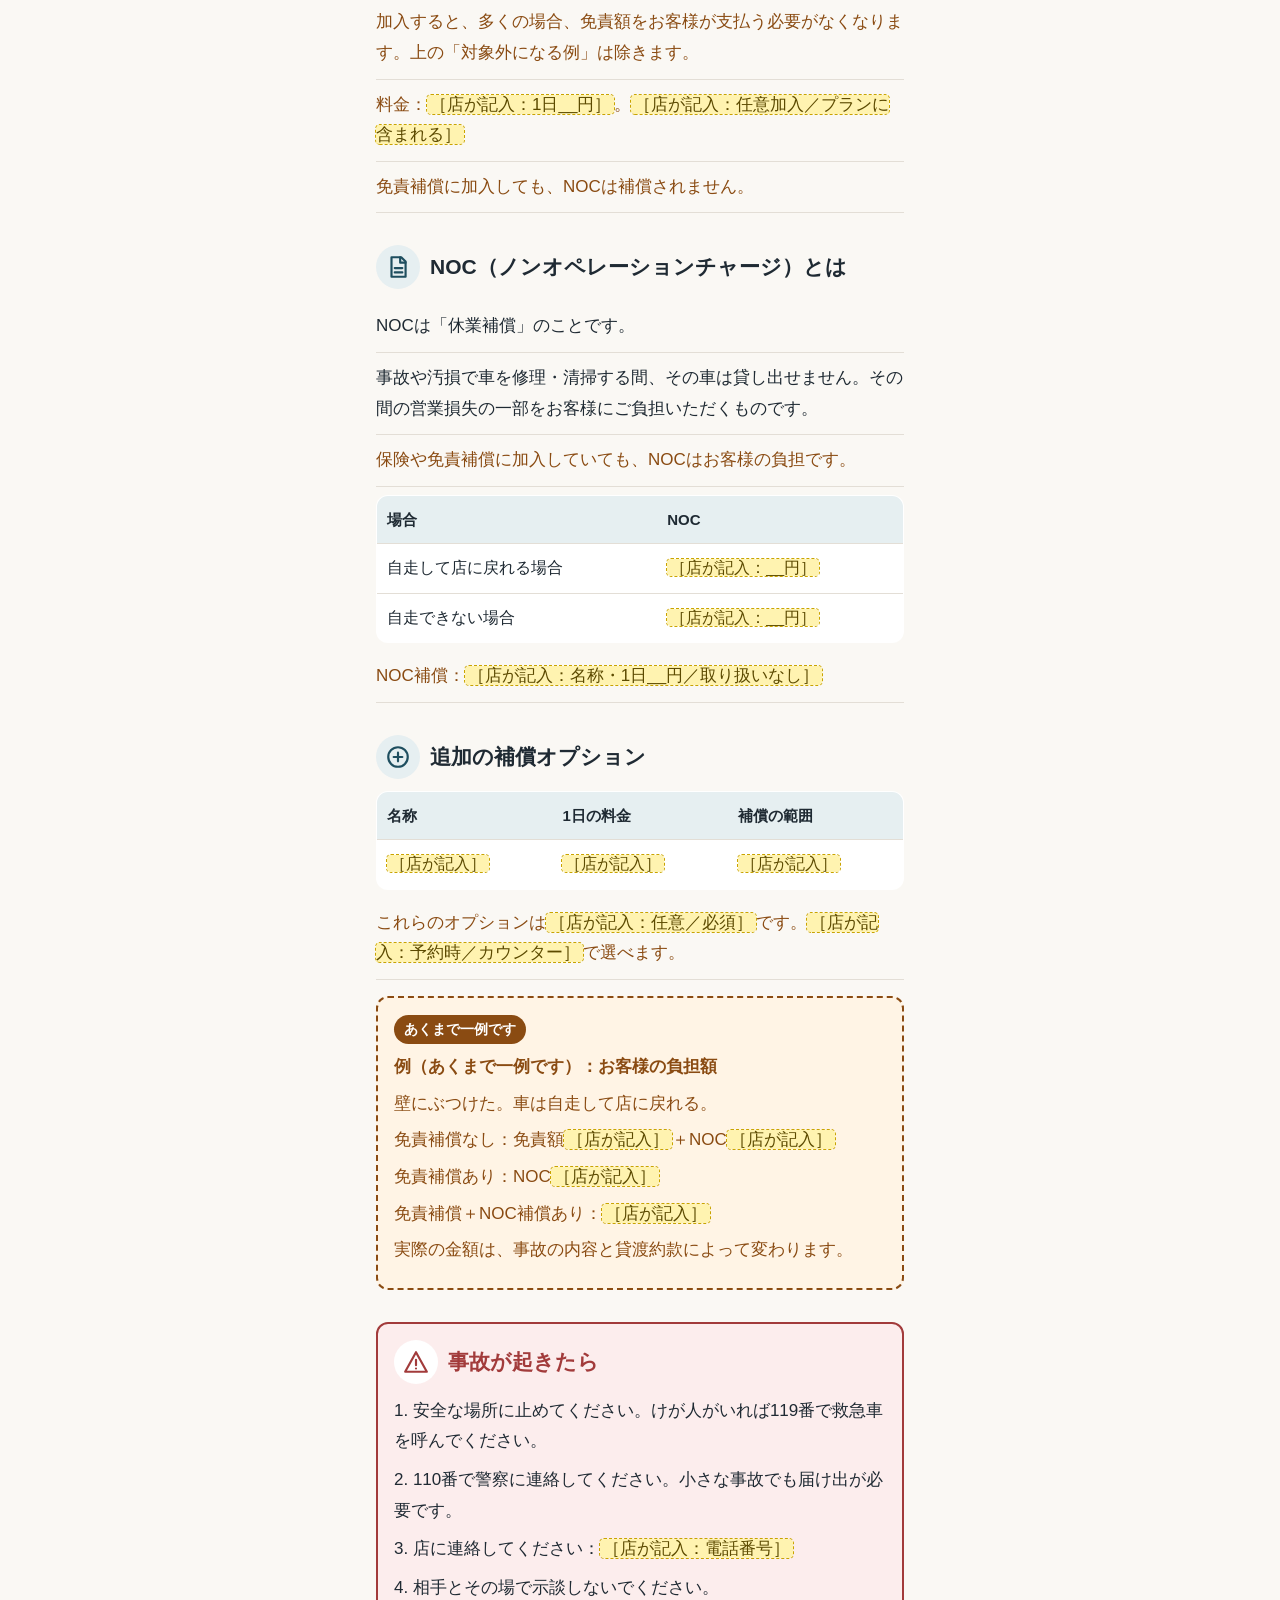
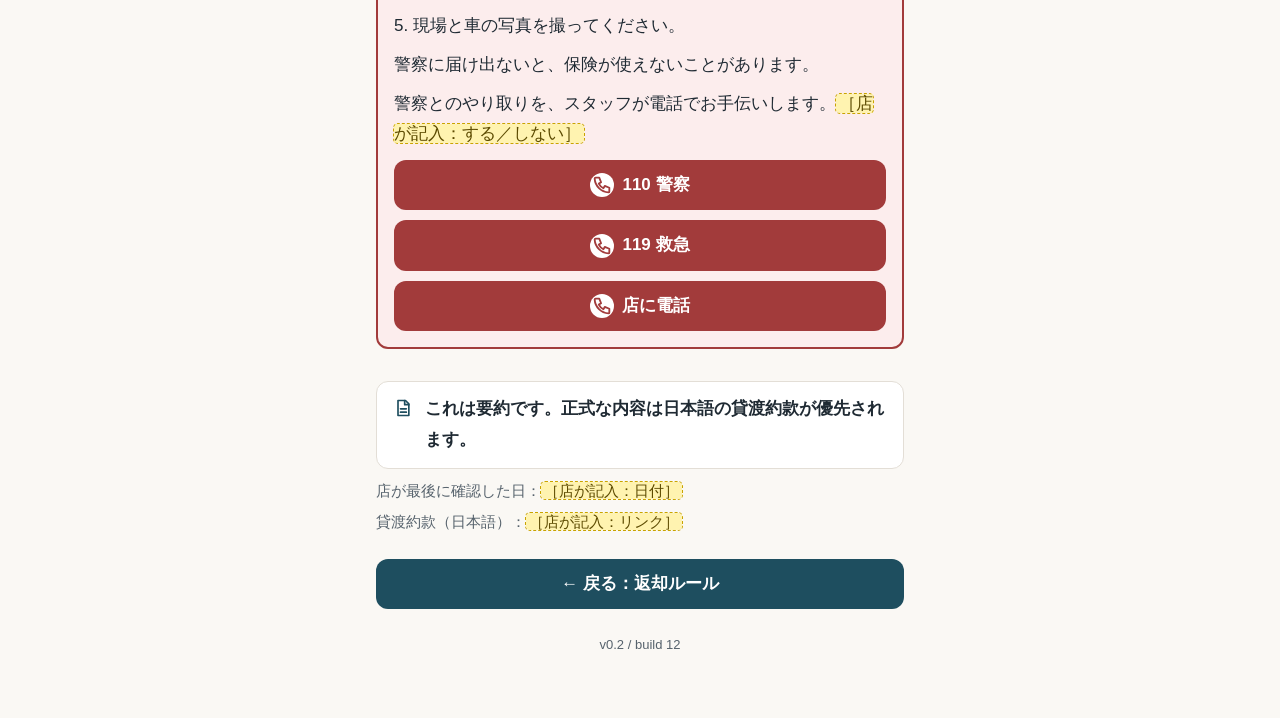
<file: guide/insurance-ja.html>
<!doctype html>
<html lang="en">
<head>
  <meta charset="utf-8">
  <meta name="viewport" content="width=device-width, initial-scale=1">
  <title>サンプルレンタカー — 保険・NOC</title>
  <link rel="stylesheet" href="guide.css?v=12">
</head>
<body data-page="insurance" data-lang="ja">
  <div id="app"></div>
  <noscript>Please turn on JavaScript to read this guide. / このガイドを読むには JavaScript をオンにしてください。</noscript>
  <script src="content.js?v=12"></script>
  <script src="i18n/zh-Hant.js?v=12"></script>
  <script src="i18n/ko.js?v=12"></script>
  <script src="i18n/zh-Hans.js?v=12"></script>
  <script src="i18n/th.js?v=12"></script>
  <script src="app.js?v=12"></script>
</body>
</html>
</file>
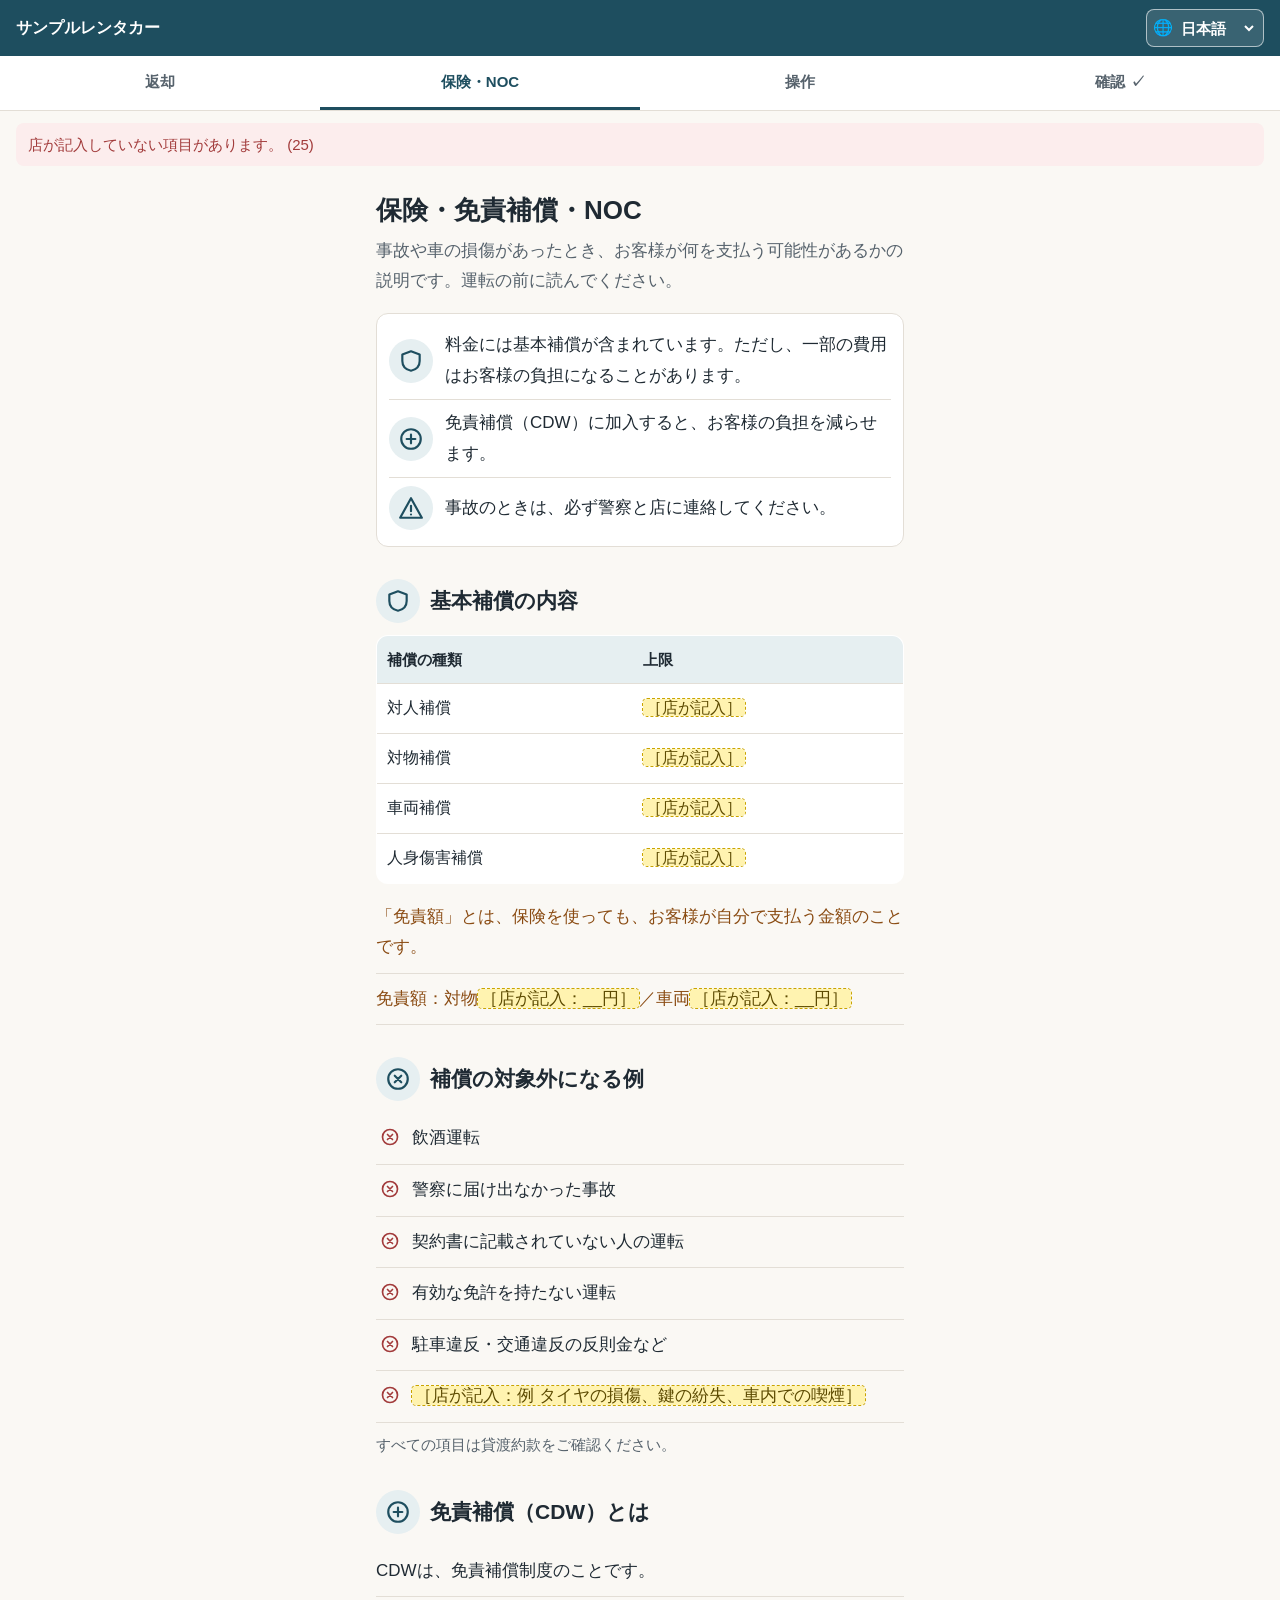
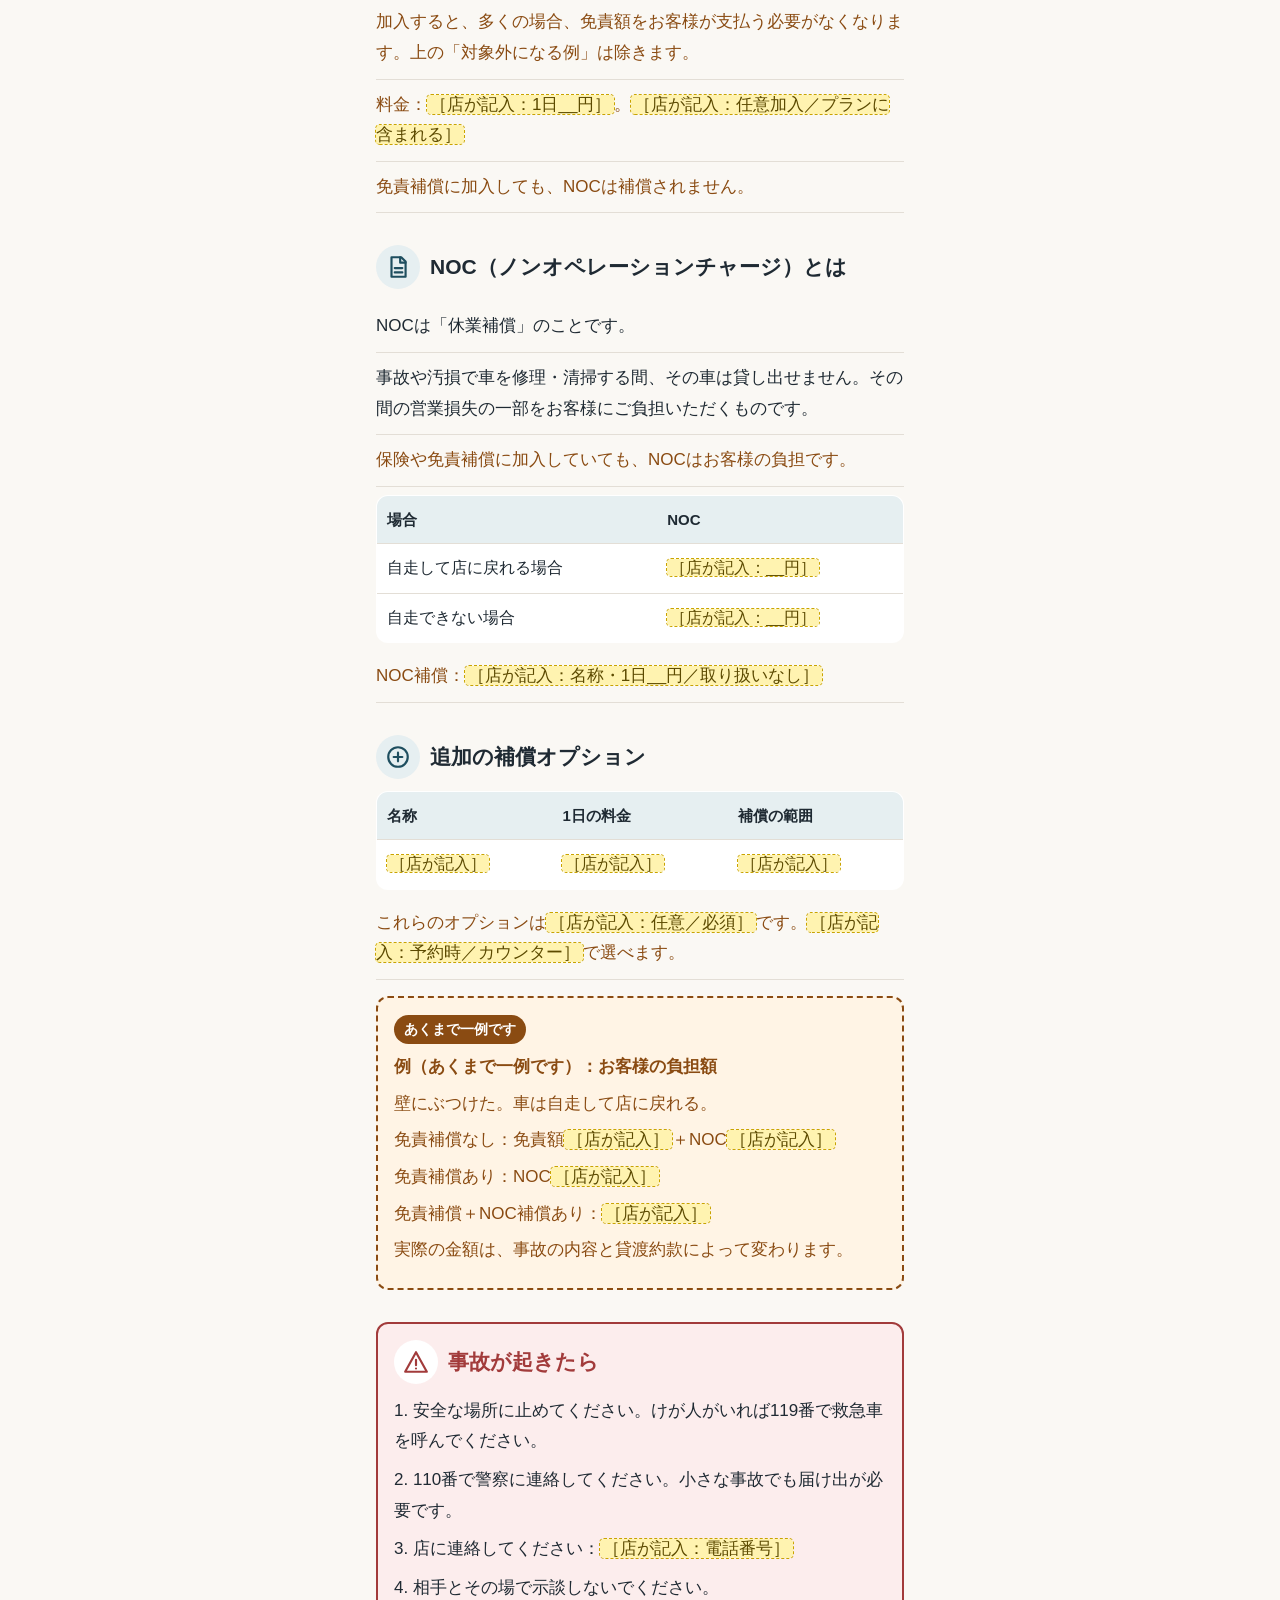
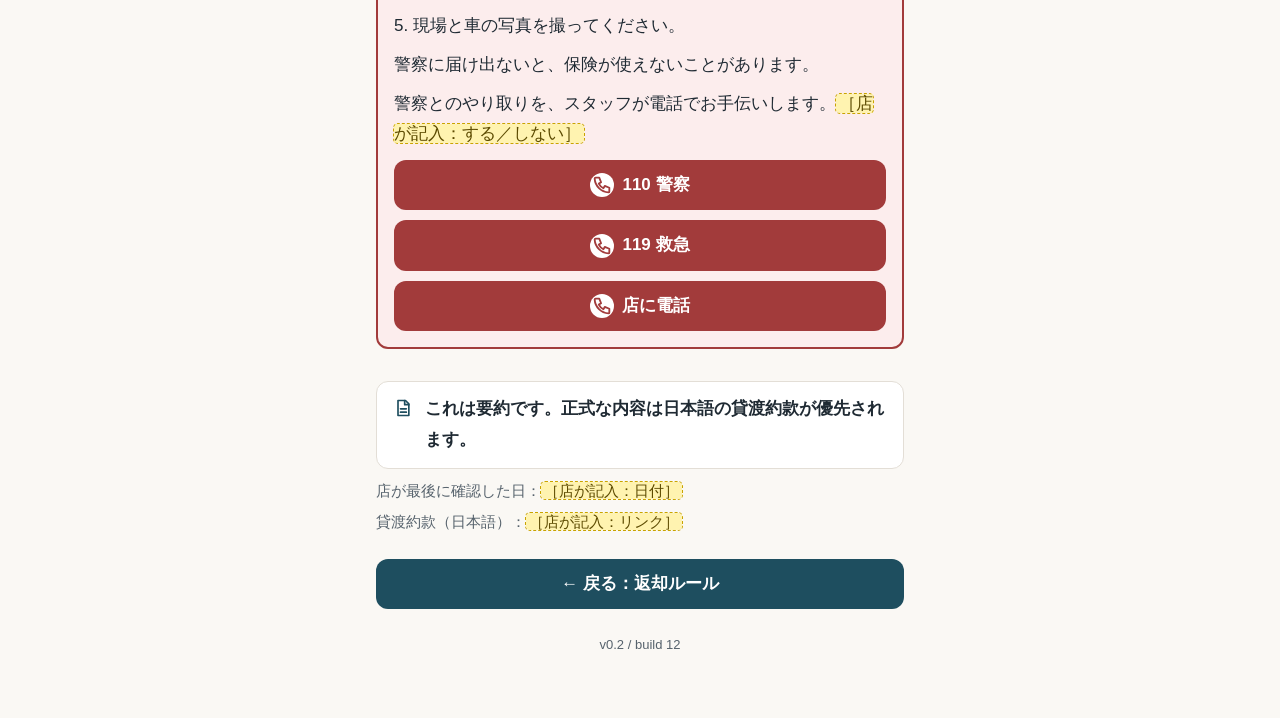
<file: guide/insurance.html>
<!doctype html>
<html lang="en">
<head>
  <meta charset="utf-8">
  <meta name="viewport" content="width=device-width, initial-scale=1">
  <title>Sample Rent-a-Car — Insurance</title>
  <link rel="stylesheet" href="guide.css?v=12">
</head>
<body data-page="insurance">
  <div id="app"></div>
  <noscript>Please turn on JavaScript to read this guide. / このガイドを読むには JavaScript をオンにしてください。</noscript>
  <script src="content.js?v=12"></script>
  <script src="i18n/zh-Hant.js?v=12"></script>
  <script src="i18n/ko.js?v=12"></script>
  <script src="i18n/zh-Hans.js?v=12"></script>
  <script src="i18n/th.js?v=12"></script>
  <script src="app.js?v=12"></script>
</body>
</html>
</file>
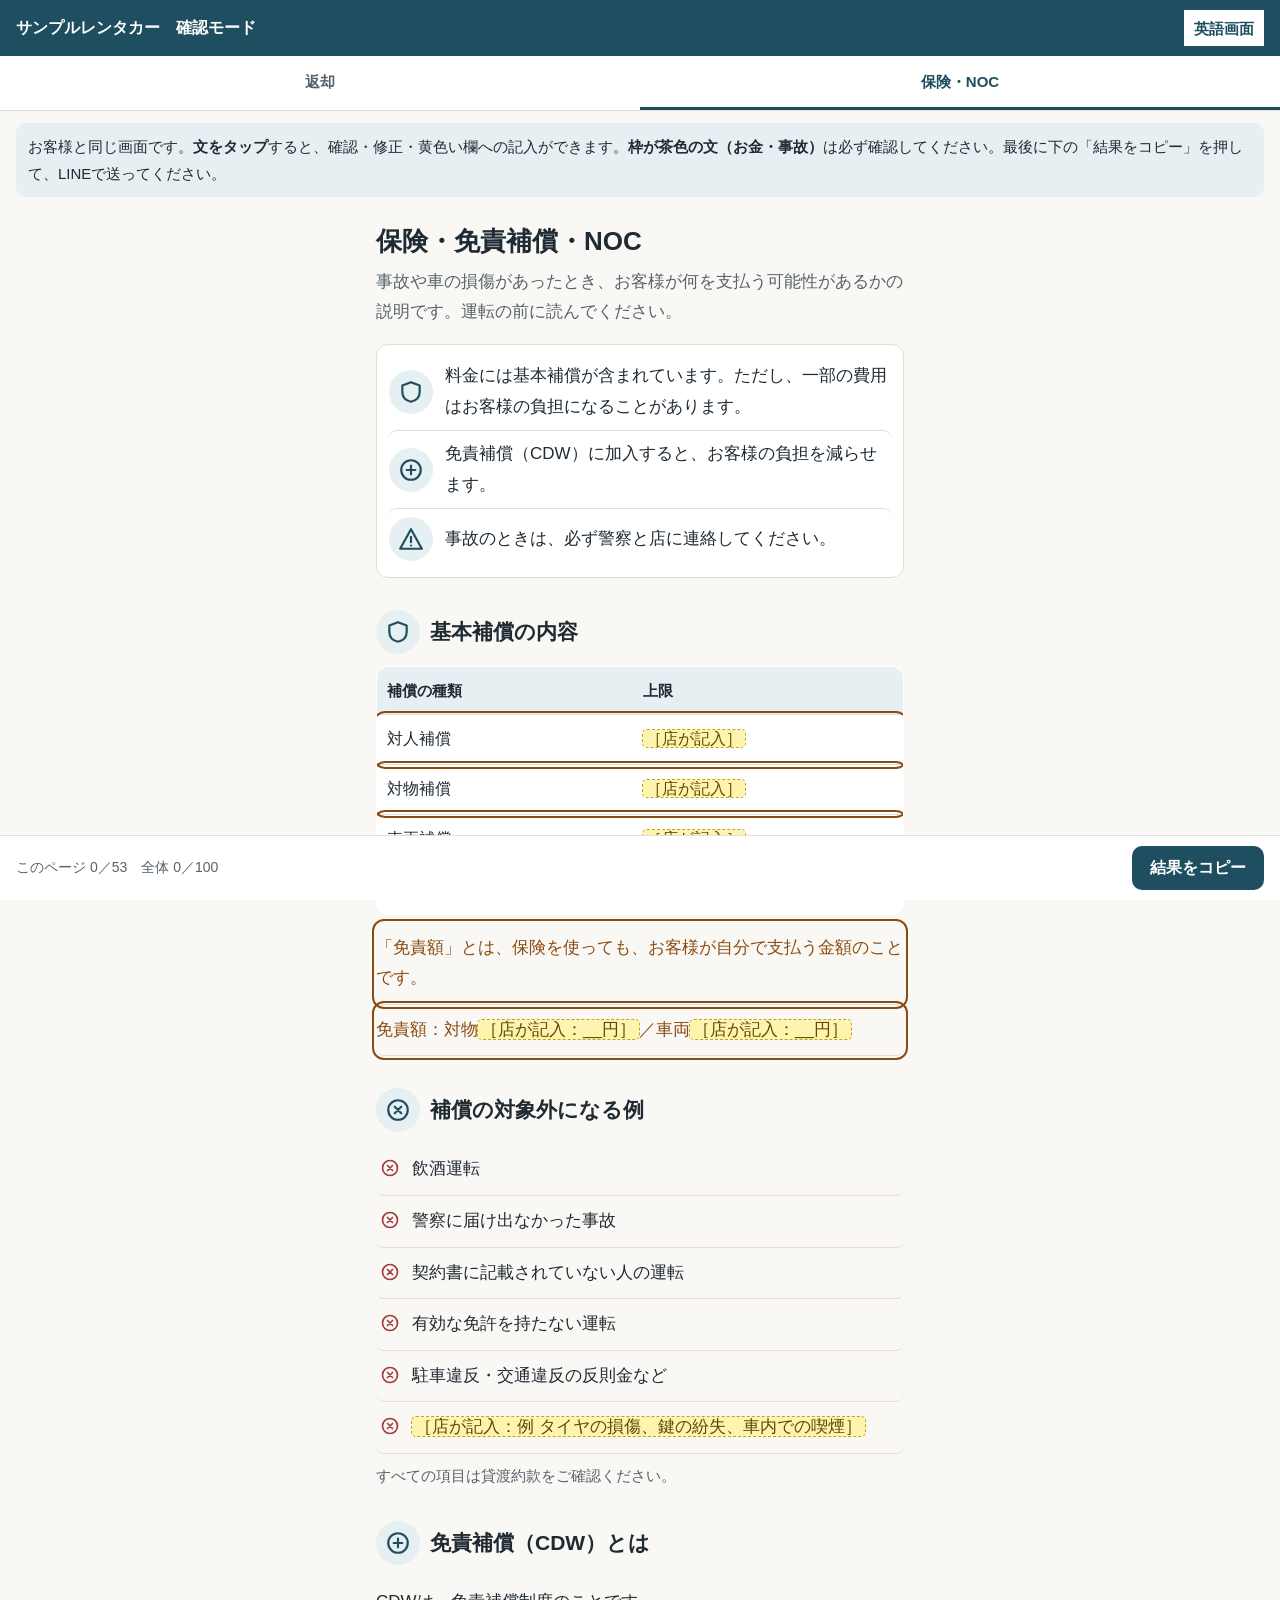
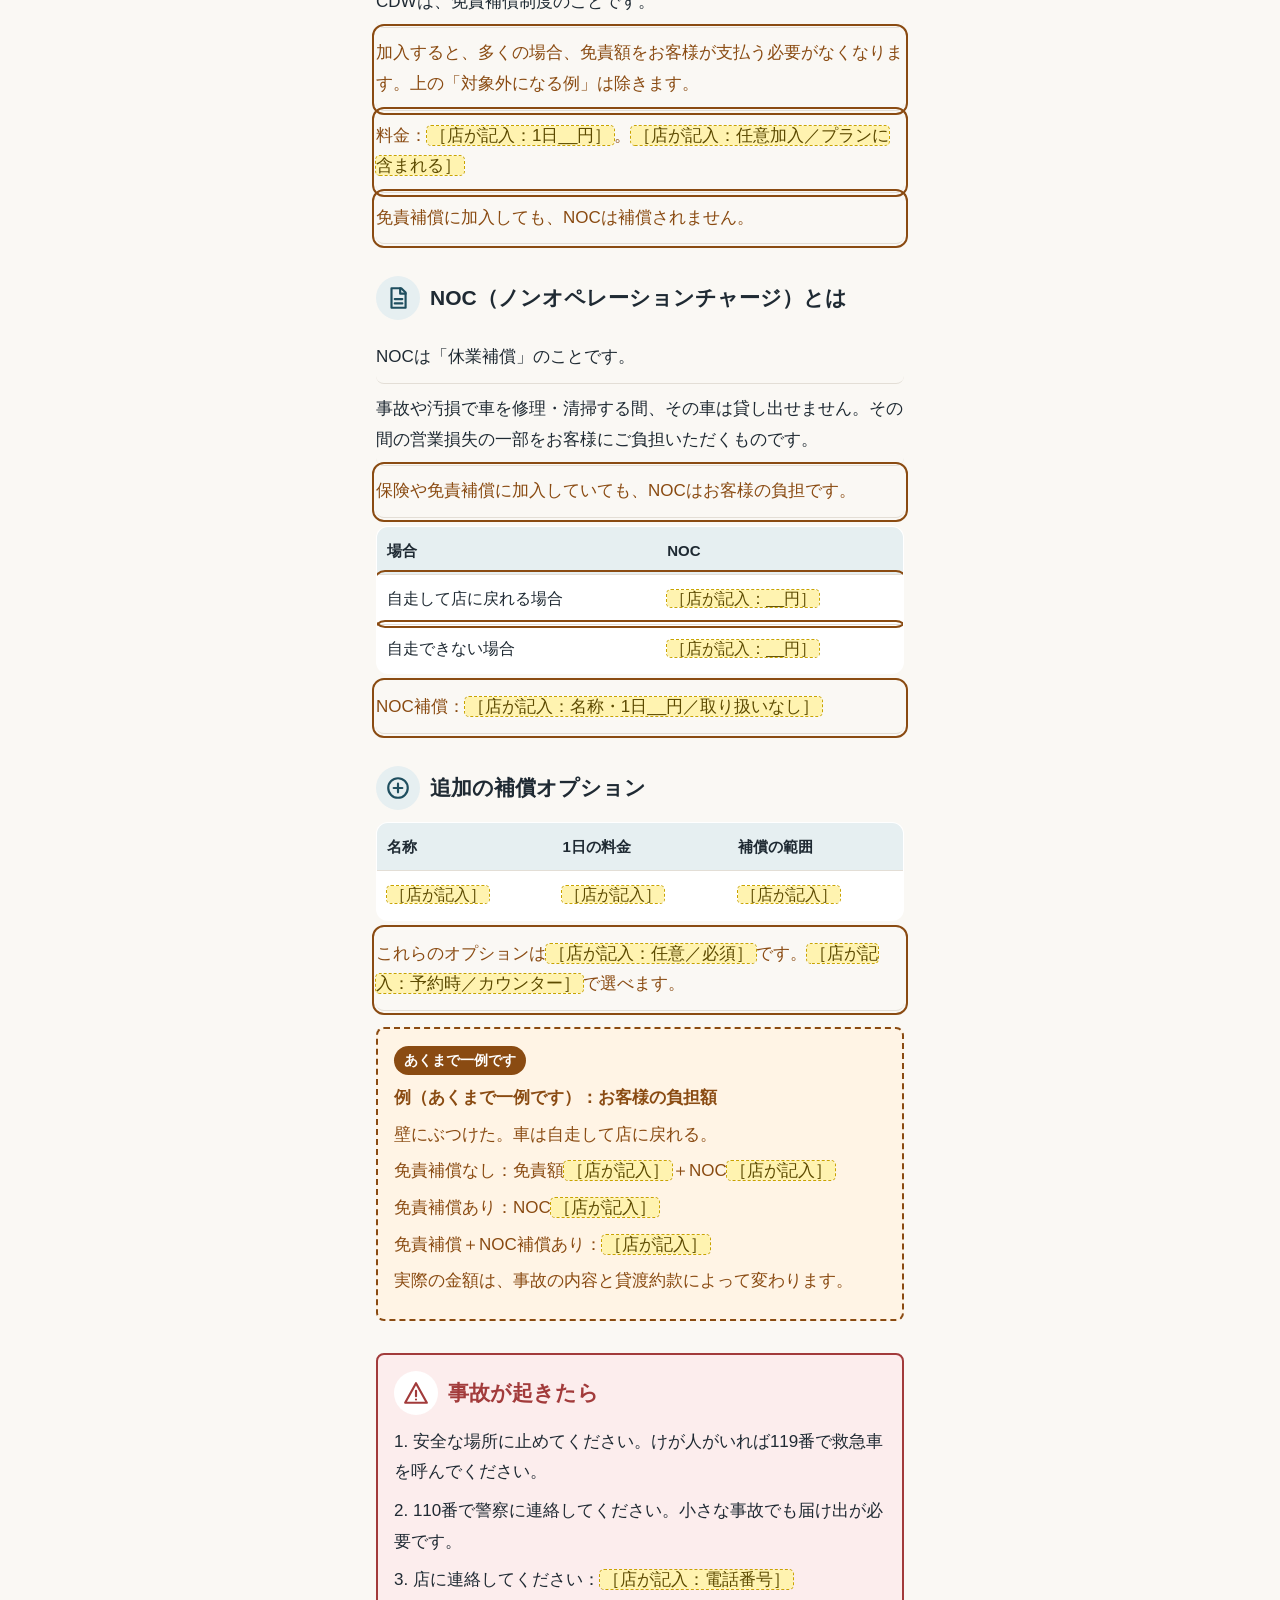
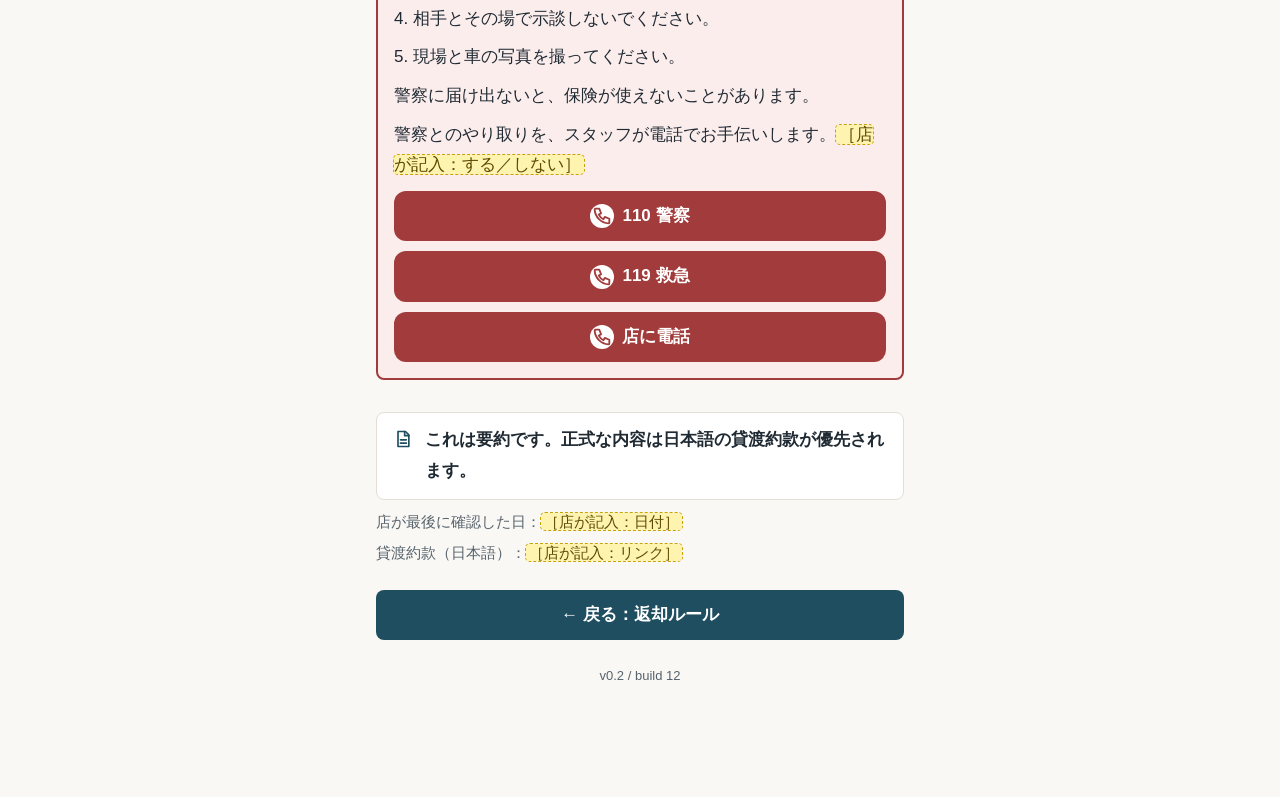
<file: guide/review-insurance.html>
<!doctype html>
<html lang="en">
<head>
  <meta charset="utf-8">
  <meta name="viewport" content="width=device-width, initial-scale=1">
  <title>サンプルレンタカー 確認モード（保険）</title>
  <link rel="stylesheet" href="guide.css?v=12">
</head>
<body data-review="1" data-page="insurance" data-lang="ja">
  <div id="app"></div>
  <noscript>Please turn on JavaScript to read this guide. / このガイドを読むには JavaScript をオンにしてください。</noscript>
  <script src="content.js?v=12"></script>
  <script src="i18n/zh-Hant.js?v=12"></script>
  <script src="i18n/ko.js?v=12"></script>
  <script src="i18n/zh-Hans.js?v=12"></script>
  <script src="i18n/th.js?v=12"></script>
  <script src="app.js?v=12"></script>
</body>
</html>
</file>
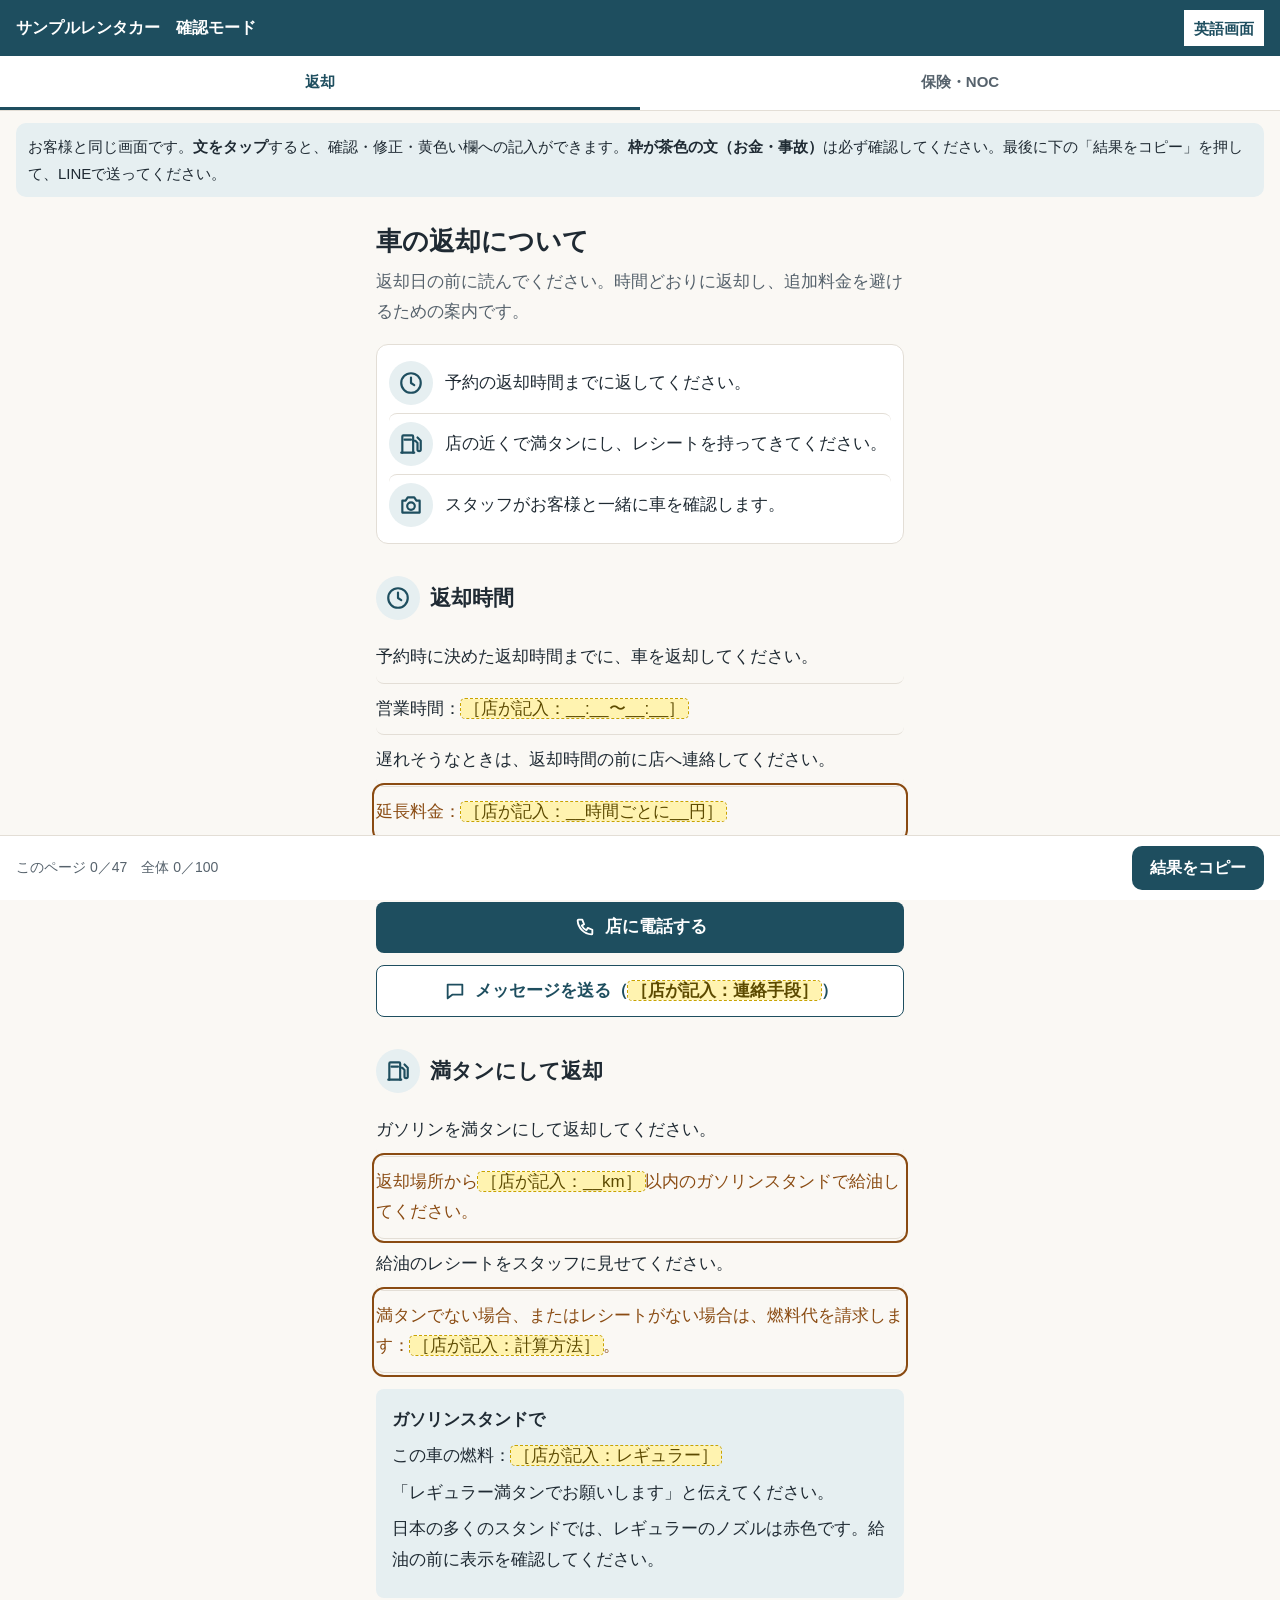
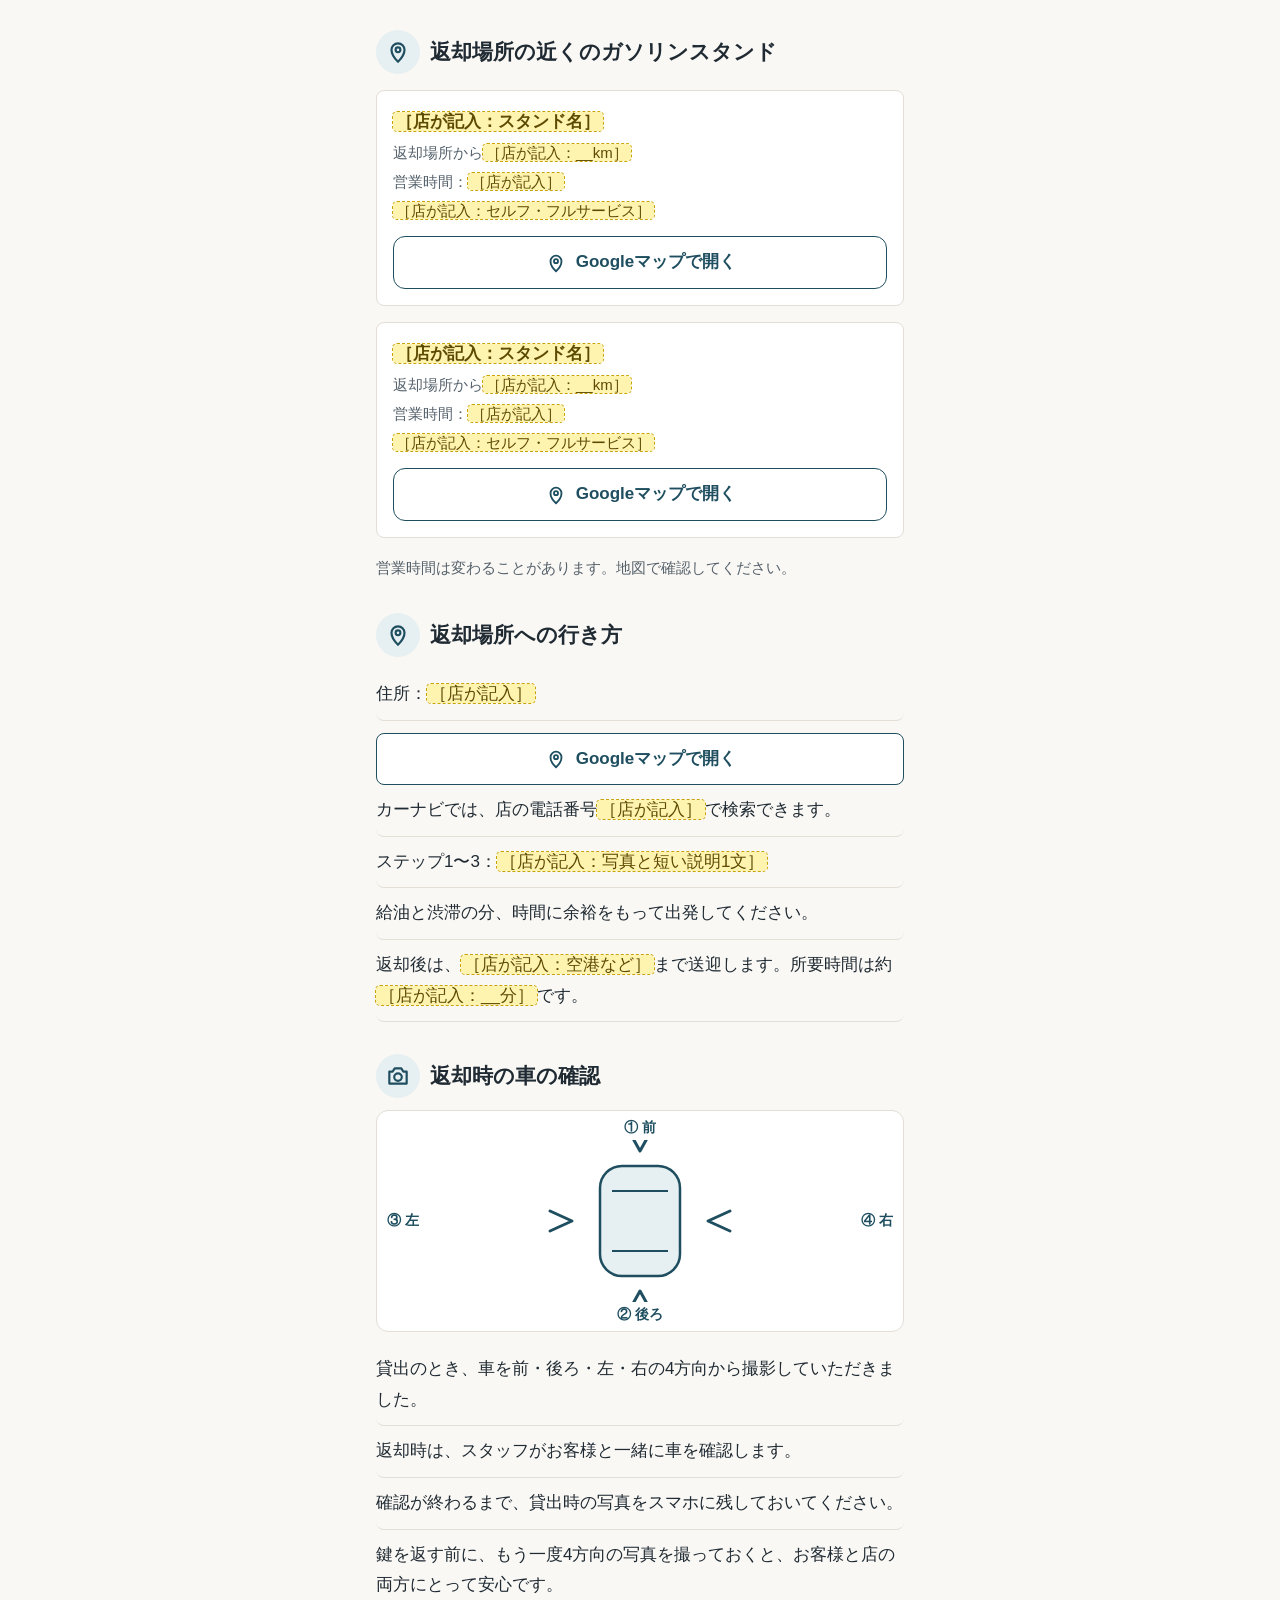
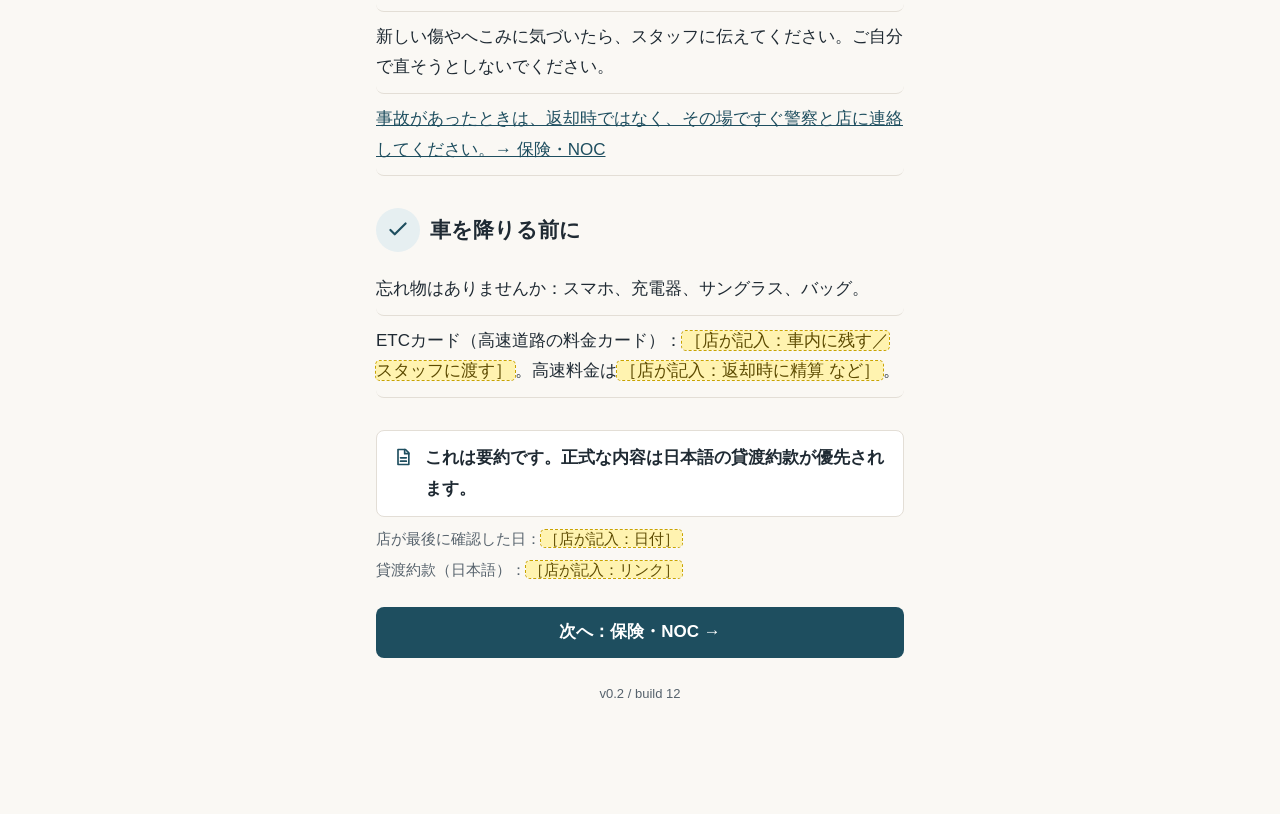
<file: guide/review.html>
<!doctype html>
<html lang="en">
<head>
  <meta charset="utf-8">
  <meta name="viewport" content="width=device-width, initial-scale=1">
  <title>サンプルレンタカー 確認シート</title>
  <link rel="stylesheet" href="guide.css?v=12">
</head>
<body data-review="1" data-page="return" data-lang="ja">
  <div id="app"></div>
  <noscript>Please turn on JavaScript to read this guide. / このガイドを読むには JavaScript をオンにしてください。</noscript>
  <script src="content.js?v=12"></script>
  <script src="i18n/zh-Hant.js?v=12"></script>
  <script src="i18n/ko.js?v=12"></script>
  <script src="i18n/zh-Hans.js?v=12"></script>
  <script src="i18n/th.js?v=12"></script>
  <script src="app.js?v=12"></script>
</body>
</html>
</file>
<file: style.css>
body {
  margin: 0;
  font-family: -apple-system, "Hiragino Sans", "Noto Sans JP", sans-serif;
  background: #f6f8f7;
  color: #1b2420;
  line-height: 1.6;
}

main {
  max-width: 640px;
  margin: 0 auto;
  padding: 32px 20px;
}

h1 {
  font-size: 1.8rem;
  margin: 0 0 12px;
}

.ja {
  color: #4a5a52;
}

.tool-check {
  margin-top: 32px;
  padding: 20px;
  background: #ffffff;
  border: 1px solid #d5ddd9;
  border-radius: 12px;
}

.tool-check h2 {
  font-size: 1.2rem;
  margin: 0 0 12px;
}

.tool-check label {
  display: block;
  font-size: 0.95rem;
  margin-bottom: 6px;
}

.tool-check input {
  width: 100%;
  box-sizing: border-box;
  font-size: 1rem;
  padding: 10px 12px;
  border: 1px solid #b9c5bf;
  border-radius: 8px;
}

.tool-check button {
  margin-top: 12px;
  font-size: 1rem;
  padding: 10px 18px;
  border: none;
  border-radius: 8px;
  background: #24503b;
  color: #ffffff;
}

#result {
  margin-top: 12px;
  font-weight: bold;
}
</file>
<file: guide/guide.css>
:root {
  --bg: #FAF8F4;
  --card: #FFFFFF;
  --line: #E3DED6;
  --text: #1F2A33;
  --sub: #56626C;
  --main: #1E4E5F;
  --main-soft: #E6EFF1;
  --money: #8A4B12;
  --money-bg: #FFF4E5;
  --danger: #A23B3B;
  --danger-bg: #FCEDED;
  --ph-bg: #FFF3B0;
  --ph-line: #C9A400;
  --ph-text: #5C4A00;
}

* { box-sizing: border-box; }
html { scroll-padding-top: 110px; }
body {
  margin: 0;
  background: var(--bg);
  color: var(--text);
  font-family: -apple-system, "Hiragino Sans", "Noto Sans JP", sans-serif;
  font-size: 17px;
  line-height: 1.6;
}
html[lang="ja"] body { line-height: 1.8; }
a { color: var(--main); }

header {
  position: sticky; top: 0; z-index: 10;
  height: 56px; padding: 0 16px;
  display: flex; align-items: center; justify-content: space-between;
  background: var(--main); color: #fff;
}
.shop { font-weight: 700; font-size: 16px; }
.langs { display: flex; border: 1px solid rgba(255,255,255,.6); border-radius: 8px; overflow: hidden; }
.lang { min-width: 52px; min-height: 36px; display: grid; place-items: center; color: #fff; text-decoration: none; font-size: 15px; padding: 0 10px; }
.lang.on { background: #fff; color: var(--main); font-weight: 700; }

.tabs { position: sticky; top: 56px; z-index: 9; display: flex; background: var(--card); border-bottom: 1px solid var(--line); }
.tab { flex: 1; text-align: center; padding: 12px 0; text-decoration: none; color: var(--sub); font-weight: 600; border-bottom: 3px solid transparent; }
.tab.on { color: var(--main); border-bottom-color: var(--main); }

.unfilled { margin: 12px 16px 0; padding: 8px 12px; border-radius: 8px; background: var(--danger-bg); color: var(--danger); font-size: 15px; }

main { max-width: 560px; margin: 0 auto; padding: 8px 16px 48px; }
h1 { font-size: 26px; line-height: 1.3; margin: 20px 0 8px; }
h2 { font-size: 21px; line-height: 1.35; margin: 32px 0 12px; display: flex; align-items: center; gap: 10px; }
h3 { font-size: 17px; margin: 0 0 6px; }
.lead { color: var(--sub); margin: 0 0 16px; }

.icon { width: 44px; height: 44px; flex: none; border-radius: 50%; background: var(--main-soft); display: grid; place-items: center; }
.icon svg { width: 26px; height: 26px; fill: none; stroke: var(--main); stroke-width: 2; stroke-linecap: round; stroke-linejoin: round; }
.icon.small { width: 28px; height: 28px; background: none; }
.icon.small svg { width: 20px; height: 20px; }
.icon.inbtn { width: 24px; height: 24px; background: none; }
.icon.inbtn svg { width: 22px; height: 22px; stroke: currentColor; }

.summary { background: var(--card); border: 1px solid var(--line); border-radius: 12px; padding: 8px 12px; }
.sum-row { display: flex; align-items: center; gap: 12px; padding: 8px 0; text-decoration: none; color: var(--text); }
.sum-row + .sum-row { border-top: 1px solid var(--line); }

.li { margin: 0; padding: 10px 0; border-bottom: 1px solid var(--line); }
.li.money { color: var(--money); }
.xli { display: flex; gap: 8px; align-items: flex-start; }
.xli .icon.small svg { stroke: var(--danger); }
.note { color: var(--sub); font-size: 15px; margin: 8px 0; }

.btn {
  display: flex; align-items: center; justify-content: center; gap: 8px;
  min-height: 48px; margin: 12px 0 0; padding: 10px 16px;
  border-radius: 12px; border: 0; background: var(--main); color: #fff;
  font-size: 17px; font-weight: 600; text-decoration: none; text-align: center; width: 100%;
}
.btn.secondary { background: var(--card); color: var(--main); border: 1.5px solid var(--main); }
.btn.danger { background: var(--danger); }
.btn.nav { margin-top: 24px; }

.tip, .card, .example, .accident { border-radius: 12px; padding: 16px; margin: 16px 0; }
.tip { background: var(--main-soft); }
.tip p { margin: 6px 0; }
.card { background: var(--card); border: 1px solid var(--line); }
.card p { margin: 2px 0; color: var(--sub); font-size: 15px; }
.example { background: var(--money-bg); color: var(--money); border: 2px dashed var(--money); }
.example p { margin: 6px 0; }
.badge { display: inline-block; font-size: 14px; font-weight: 700; padding: 2px 10px; border-radius: 999px; background: var(--money); color: #fff; margin-bottom: 8px; }
.accident { background: var(--danger-bg); border: 2px solid var(--danger); margin-top: 32px; }
.accident h2 { margin-top: 0; color: var(--danger); }
.accident .icon { background: #fff; }
.accident .icon svg { stroke: var(--danger); }
.accident p { margin: 8px 0; }
.callrow .btn { margin-top: 10px; }

.tbl { width: 100%; border-collapse: collapse; background: var(--card); border: 1px solid var(--line); border-radius: 12px; overflow: hidden; margin: 8px 0; font-size: 16px; }
.tbl th { text-align: left; background: var(--main-soft); padding: 10px; font-size: 15px; }
.tbl td { padding: 10px; border-top: 1px solid var(--line); vertical-align: top; }
.tbl.money td:last-child { color: var(--money); }

mark.ph { background: var(--ph-bg); color: var(--ph-text); outline: 1.5px dashed var(--ph-line); border-radius: 4px; padding: 0 3px; }

.carphotos { position: relative; margin: 8px 0 12px; background: var(--card); border: 1px solid var(--line); border-radius: 12px; }
.carphotos svg { display: block; width: 100%; height: 220px; }
.carphotos .car { fill: var(--main-soft); stroke: var(--main); stroke-width: 2.5; }
.carphotos .car-line { stroke: var(--main); stroke-width: 2; fill: none; }
.carphotos .cam path { fill: none; stroke: var(--main); stroke-width: 3; stroke-linecap: round; stroke-linejoin: round; }
.carphotos .lbl { position: absolute; font-size: 14px; font-weight: 700; color: var(--main); background: var(--card); padding: 0 4px; }
.carphotos .t { top: 4px; left: 50%; transform: translateX(-50%); }
.carphotos .b { bottom: 4px; left: 50%; transform: translateX(-50%); }
.carphotos .l { left: 6px; top: 50%; transform: translateY(-50%); }
.carphotos .r { right: 6px; top: 50%; transform: translateY(-50%); }

.disclaimer { display: flex; gap: 8px; align-items: flex-start; margin: 32px 0 8px; padding: 12px; border-radius: 12px; background: var(--card); border: 1px solid var(--line); font-weight: 600; }
.footnote { color: var(--sub); font-size: 15px; margin: 4px 0; }

/* 確認シート */
.review .progress { font-weight: 700; color: var(--main); }
.onlyimp { display: flex; gap: 8px; align-items: center; margin: 8px 0 16px; font-size: 15px; }
.rcard { background: var(--card); border: 1px solid var(--line); border-radius: 12px; padding: 12px; margin: 12px 0; }
.rcard.imp { border-left: 5px solid var(--money); }
.rid { font-size: 14px; color: var(--sub); }
.tag { background: var(--money); color: #fff; border-radius: 6px; padding: 0 6px; font-size: 13px; }
.rja { font-weight: 700; margin: 6px 0; }
.rcard details { font-size: 15px; color: var(--sub); }
.rbtns { display: flex; gap: 8px; margin-top: 10px; flex-wrap: wrap; }
.rbtns button { flex: 1; min-height: 48px; border-radius: 10px; border: 1.5px solid var(--main); background: var(--card); color: var(--main); font-size: 16px; font-weight: 600; }
.rbtns button.on { background: var(--main); color: #fff; }
.rbtns button[data-v="fix"].on { background: var(--money); border-color: var(--money); }
.rcard textarea { display: none; width: 100%; margin-top: 8px; min-height: 64px; font-size: 16px; padding: 8px; border-radius: 8px; border: 1px solid var(--line); }
.rfoot { margin-top: 24px; }

.ver { margin-top: 24px; text-align: center; color: var(--sub); font-size: 13px; }

/* 確認モード（店長が同じ画面で確認・記入する） */
.ehelp { margin: 12px 16px 0; padding: 10px 12px; border-radius: 10px; background: var(--main-soft); font-size: 15px; }
main.editing { padding-bottom: 96px; }
.editing .ed { position: relative; cursor: pointer; border-radius: 8px; outline: 2px dashed transparent; outline-offset: 2px; }
.editing .ed:hover, .editing .ed:active { outline-color: var(--main); }
.editing .ed.st-ok { box-shadow: inset 4px 0 0 #2E7D4F; }
.editing .ed.st-fix { box-shadow: inset 4px 0 0 var(--money); background: var(--money-bg); }
.editing .ed.st-skip { opacity: .45; text-decoration: line-through; }
.editing .li.money.ed:not(.st-ok):not(.st-fix):not(.st-skip),
.editing .tbl.money tr.ed:not(.st-ok):not(.st-fix):not(.st-skip) { outline: 2px solid var(--money); }
mark.ph.filled { background: #DDF2E3; color: #1E5B35; outline: 1.5px solid #2E7D4F; }

.ebar { position: fixed; left: 0; right: 0; bottom: 0; z-index: 20; display: flex; align-items: center; justify-content: space-between; gap: 12px;
  padding: 10px 16px calc(10px + env(safe-area-inset-bottom)); background: var(--card); border-top: 1px solid var(--line); font-size: 14px; color: var(--sub); }
.ebar button { min-height: 44px; padding: 0 18px; border: 0; border-radius: 10px; background: var(--main); color: #fff; font-size: 16px; font-weight: 700; }

.sheet-wrap { position: fixed; inset: 0; z-index: 30; background: rgba(0,0,0,.35); display: none; align-items: flex-end; justify-content: center; }
.sheet-wrap.open { display: flex; }
.sheet { width: 100%; max-width: 560px; max-height: 85vh; overflow: auto; background: var(--card); border-radius: 16px 16px 0 0; padding: 16px 16px calc(16px + env(safe-area-inset-bottom)); }
.phin { display: block; margin-top: 10px; font-size: 14px; color: var(--sub); }
.phin input { display: block; width: 100%; margin-top: 4px; min-height: 44px; font-size: 16px; padding: 8px 10px; border: 1.5px solid var(--ph-line); border-radius: 8px; background: #FFFDF0; }
.sheet textarea { width: 100%; margin-top: 8px; min-height: 64px; font-size: 16px; padding: 8px; border-radius: 8px; border: 1px solid var(--line); }

/* 言語メニュー */
.langsel { display: flex; align-items: center; gap: 4px; background: rgba(255,255,255,.12); border: 1px solid rgba(255,255,255,.6); border-radius: 8px; padding: 0 6px; }
.langsel select { min-height: 36px; background: transparent; color: #fff; border: 0; font-size: 15px; font-weight: 600; max-width: 140px; }
.langsel select option { color: #1F2A33; }
.globe { font-size: 16px; }
.draftnote { margin: 12px 16px 0; padding: 8px 12px; border-radius: 8px; background: #FFF4E5; color: var(--money); font-size: 14px; }

/* 出発前の確認（理解しました） */
.booking { display: block; margin: 8px 0 16px; font-size: 15px; color: var(--sub); }
.booking input { display: block; width: 100%; margin-top: 4px; min-height: 44px; font-size: 16px; padding: 8px 10px; border: 1px solid var(--line); border-radius: 8px; }
.citem { background: var(--card); border: 1px solid var(--line); border-radius: 12px; padding: 14px 16px; margin: 12px 0; }
.citem h3 { font-size: 18px; margin: 0 0 6px; }
.citem p { margin: 0; }
.citem.ok { border-color: #2E7D4F; background: #F1FAF4; }
.crow { display: flex; align-items: center; justify-content: space-between; gap: 12px; margin-top: 12px; }
.more { font-size: 15px; }
.ubtn { min-height: 48px; padding: 0 18px; border-radius: 10px; border: 1.5px solid var(--main); background: var(--card); color: var(--main); font-size: 16px; font-weight: 700; }
.citem.ok .ubtn { background: #2E7D4F; border-color: #2E7D4F; color: #fff; }
.cremain { font-weight: 700; color: var(--money); margin: 16px 0; }
.cdone { margin: 24px 0; padding: 20px 16px; border-radius: 16px; background: #F1FAF4; border: 2px solid #2E7D4F; text-align: center; }
.cdone h2 { justify-content: center; margin: 8px 0; color: #1E5B35; }
.cdone ul { text-align: left; padding-left: 0; list-style: none; margin: 12px 0; }
.cdone li { padding: 6px 0; border-bottom: 1px solid #CFE8D6; font-weight: 600; }
.cdone .jp { font-weight: 400; color: var(--sub); font-size: 14px; }
.cbadge { width: 64px; height: 64px; margin: 0 auto; border-radius: 50%; background: #2E7D4F; color: #fff; font-size: 36px; display: grid; place-items: center; }
.cdone .meta { font-size: 15px; color: var(--sub); }
.staffnote { font-size: 14px; background: #fff; border-radius: 8px; padding: 8px 10px; text-align: left; }

/* 車の操作（図の番号をタップ） */
.tab { font-size: 15px; }
.hs { margin: 8px 0 16px; }
.hspic { position: relative; border-radius: 12px; overflow: hidden; background: #20262C; scroll-margin-top: 110px; }
.hspic svg, .hspic img { display: block; width: 100%; height: auto; }
.hsbadge { position: absolute; left: 8px; top: 8px; background: rgba(255,255,255,.9); color: var(--text); font-size: 12px; font-weight: 700; padding: 2px 8px; border-radius: 6px; }
.hsdot { position: absolute; transform: translate(-50%, -50%); width: 30px; height: 30px; border-radius: 50%;
  border: 2px solid #fff; background: var(--main); color: #fff; font-weight: 700; font-size: 15px; padding: 0;
  box-shadow: 0 0 0 4px rgba(255,255,255,.25), 0 2px 6px rgba(0,0,0,.4); cursor: pointer; }
.hsdot.on { background: #E07B2A; transform: translate(-50%, -50%) scale(1.2); z-index: 2; }
.hsdetail { background: var(--card); border: 1px solid var(--line); border-radius: 12px; padding: 14px 16px; margin-top: 10px; min-height: 76px; }
.hsdetail h3 { margin: 0 0 6px; font-size: 18px; display: flex; align-items: center; gap: 8px; }
.hsdetail p { margin: 0; }
.hshint { color: var(--sub); }
.hs .num { display: inline-grid; place-items: center; min-width: 26px; height: 26px; border-radius: 50%; background: var(--main); color: #fff; font-size: 14px; font-weight: 700; }
.hslist { list-style: none; padding: 0; margin: 10px 0 0; display: grid; grid-template-columns: 1fr 1fr; gap: 8px; }
.hsrow { width: 100%; display: flex; align-items: center; gap: 8px; text-align: left; background: var(--card); border: 1px solid var(--line);
  border-radius: 10px; padding: 10px; font: inherit; font-size: 15px; color: var(--text); cursor: pointer; min-height: 48px; }
.hsrow.on { border-color: #E07B2A; box-shadow: 0 0 0 2px #E07B2A inset; }
.hsrow.on .num, .hsdetail .num { background: #E07B2A; }

/* 車種を選ぶ・各操作の写真 */
.cartitle { font-weight: 700; margin: 4px 0 8px; }
.carpick { display: grid; grid-template-columns: repeat(3, 1fr); gap: 8px; margin-bottom: 12px; }
.carbtn { background: var(--card); border: 1px solid var(--line); border-radius: 12px; padding: 8px 6px; font: inherit; color: var(--text);
  display: flex; flex-direction: column; align-items: center; gap: 2px; cursor: pointer; }
.carbtn svg { width: 100%; max-width: 110px; fill: #9AA6B1; }
.carbtn b { font-size: 14px; line-height: 1.3; text-align: center; }
.carbtn small { font-size: 11px; color: var(--sub); text-align: center; line-height: 1.3; }
.carbtn.on { border-color: var(--main); box-shadow: 0 0 0 2px var(--main) inset; background: var(--main-soft); }
.carbtn.on svg { fill: var(--main); }
.hsphoto { position: relative; border-radius: 10px; overflow: hidden; margin: 4px 0 10px; background: #2B333B; }
.hsphoto svg, .hsphoto img { display: block; width: 100%; height: auto; }
.hsnote { font-size: 13px; color: var(--sub); margin-top: 6px !important; }
</file>
<file: trainer-kpi/style.css>
:root { --bg:#F6F7F9; --card:#fff; --line:#E2E6EA; --text:#1D2730; --sub:#5B6770; --main:#1E4E5F; --ok:#2E7D4F; --warn:#B26A00; --bad:#B23B3B; }
* { box-sizing: border-box; }
body { margin:0; background:var(--bg); color:var(--text); font-family:-apple-system,"Hiragino Sans","Noto Sans JP",sans-serif; font-size:16px; line-height:1.6; }
.top { position:sticky; top:0; z-index:5; background:var(--main); color:#fff; padding:12px 16px; display:flex; gap:10px; align-items:center; }
.tag { font-size:12px; background:rgba(255,255,255,.2); padding:1px 8px; border-radius:6px; }
main { max-width:960px; margin:0 auto; padding:16px; }
.card { background:var(--card); border:1px solid var(--line); border-radius:14px; padding:16px; margin-bottom:16px; }
h2 { margin:0 0 8px; font-size:19px; }
.sub { color:var(--sub); font-size:14px; margin:6px 0; }
button, .filebtn { font:inherit; font-weight:700; border-radius:10px; padding:10px 16px; border:2px solid var(--main); background:var(--main); color:#fff; cursor:pointer; display:inline-block; min-height:44px; }
button.ghost { background:#fff; color:var(--main); }
.filebtn input { display:none; }
.row { display:flex; gap:10px; align-items:center; font-weight:700; }
select, input[type=number] { font:inherit; padding:6px 8px; border:1px solid var(--line); border-radius:8px; }
input[type=number] { width:100%; min-width:80px; }
.tablewrap { overflow-x:auto; }
table { border-collapse:collapse; width:100%; font-size:14px; }
th, td { border-bottom:1px solid var(--line); padding:6px 8px; text-align:right; white-space:nowrap; }
th:first-child, td:first-child { text-align:left; }
th { color:var(--sub); font-weight:600; }
#cards { display:grid; grid-template-columns:repeat(auto-fill,minmax(280px,1fr)); gap:12px; }
.kc { border:1px solid var(--line); border-radius:12px; padding:12px; }
.kc.total { border-color:var(--main); background:#EEF4F6; }
.kc h3 { margin:0 0 8px; font-size:17px; display:flex; justify-content:space-between; }
.metric { margin:8px 0; }
.metric .lbl { font-size:13px; color:var(--sub); display:flex; justify-content:space-between; }
.metric .val { font-size:20px; font-weight:700; }
.bar { height:10px; background:#E9EDF0; border-radius:6px; overflow:hidden; position:relative; }
.bar i { position:absolute; left:0; top:0; bottom:0; background:var(--ok); }
.bar b { position:absolute; left:0; top:0; bottom:0; background:rgba(46,125,79,.35); }
.bar .pace { position:absolute; top:-3px; bottom:-3px; width:2px; background:var(--text); }
.ok { color:var(--ok); } .warn { color:var(--warn); } .bad { color:var(--bad); }
.small { font-size:13px; color:var(--sub); }
pre { white-space:pre-wrap; background:#F2F4F6; border-radius:10px; padding:12px; font-size:14px; font-family:inherit; }
.btns { display:flex; gap:10px; flex-wrap:wrap; }
.foot { color:var(--sub); font-size:13px; }
@media print {
  .top, #step1, #step2, .btns, .foot, #copymsg { display:none !important; }
  body { background:#fff; } .card { border:none; padding:0; }
  .kc { break-inside:avoid; }
}
.chk { margin-top:12px; font-weight:600; } .chk input { width:22px; height:22px; }
.unk { font-weight:400; font-size:14px; flex-wrap:wrap; margin:6px 0; } .unk select { margin-left:auto; }
.mini { min-height:32px; padding:4px 10px; font-size:13px; }
.paytitle { font-size:16px; margin:16px 0 4px; } .unk.need { color:var(--bad); font-weight:700; } .unk.off { color:var(--sub); text-decoration:line-through; } .unk select { max-width:60%; }
.nb { margin-left:6px; background:#fff; color:var(--sub); border-color:var(--line); } .nb.isnew { background:#FFF4E5; color:var(--warn); border-color:var(--warn); }
.monthrow { flex-wrap:wrap; } .monthrow button:disabled { opacity:.35; }

/* 新規／更新・追加の切り替え */
.unk { align-items:flex-start; }
.kind { display:inline-flex; flex-direction:column; gap:4px; margin:0 8px; }
.seg { display:inline-flex; border:1px solid var(--line); border-radius:10px; overflow:hidden; }
.segb { border:none; border-radius:0; background:#fff; color:var(--sub); font-weight:600; font-size:13px; min-height:34px; padding:4px 12px; }
.segb + .segb { border-left:1px solid var(--line); }
.segb.on.new { background:#B26A00; color:#fff; }
.segb.on.renew { background:var(--main); color:#fff; }
.why { font-size:12px; color:var(--sub); font-weight:400; }
.linkb { background:none; border:none; color:var(--main); text-decoration:underline; padding:0; min-height:0; font-size:12px; font-weight:600; }
.newchk { display:inline-flex; align-items:center; gap:6px; margin:0 10px; font-weight:600; font-size:14px; white-space:nowrap; } .newchk input { width:22px; height:22px; }
/* MTG資料 */
.mh { font-size:17px; margin:22px 0 6px; padding-top:10px; border-top:1px solid var(--line); }
.mh:first-child { border-top:none; margin-top:6px; }
table.mt { min-width:640px; font-size:14px; }
table.mt th { white-space:nowrap; }
table.mt thead th small { display:block; font-weight:400; font-size:11px; color:var(--sub); }
table.mt tbody th { text-align:left; color:var(--text); font-weight:600; }
table.mt td input { width:100%; min-width:70px; padding:4px 6px; text-align:right; }
table.mt tr.act td, table.mt tr.act th { background:#EEF4F6; }
table.mt tr.sub2 td, table.mt tr.sub2 th { color:var(--sub); font-size:13px; }
table.mt.ch { margin-top:8px; }
table.mt tr.warnrow th, table.mt tr.warnrow td { color:var(--warn); }
.land { margin:8px 0 4px; font-size:15px; } .land small { color:var(--sub); margin-left:6px; font-size:12px; }
.landin { width:140px; padding:4px 6px; font:inherit; border:1px solid var(--line); border-radius:8px; text-align:right; }
.mnote { display:block; font-size:13px; color:var(--sub); margin-top:4px; }
.mnote textarea { display:block; width:100%; font:inherit; font-size:14px; padding:6px 8px; border:1px solid var(--line); border-radius:8px; margin-top:2px; }
.cform { margin-top:8px; } .cadd { flex-wrap:wrap; gap:8px; } .cadd input, .cadd select { font:inherit; padding:6px 8px; border:1px solid var(--line); border-radius:8px; }
.clist .unk { gap:10px; }
@media print { #stepM .row.monthrow, .cform, .mnote textarea:placeholder-shown { display:none; } }
.land input.landin { width:160px; min-width:0; display:inline-block; }
.mh small { font-size:12px; font-weight:400; color:var(--sub); margin-left:6px; }
.wn { display:flex; gap:10px; align-items:flex-start; } .wn > span { min-width:120px; font-weight:600; color:var(--text); font-size:13px; } .wn > span small { display:block; font-weight:400; color:var(--sub); } .wn textarea { flex:1; margin-top:0; }
table.mt tbody th small { display:block; font-weight:400; font-size:11px; color:var(--sub); }
/* MTG資料：管理表と同じ見せ方（項目ごとにトレーナーのブロック） */
table.mt.blk { margin-bottom:14px; border:1px solid var(--line); }
table.mt.blk tr.bh th { background:#E4E8EC; color:var(--text); font-weight:700; border-bottom:1px solid #C9D0D6; }
table.mt.blk tr.bh th:first-child { background:#C9D0D6; min-width:120px; }
table.mt.blk th.ind { padding-left:18px; font-weight:500; }
table.mt.blk td.nc, table.mt.blk th.nc { min-width:220px; text-align:left; vertical-align:top; }
table.mt.blk td.rate { text-align:center; vertical-align:middle; } table.mt.blk td.rate small { display:block; color:var(--sub); font-size:11px; }
table.mt.blk td input { background:#EEF3FA; border-color:#D5DFEC; }
textarea.memo { width:100%; min-width:200px; font:inherit; font-size:13px; padding:6px 8px; border:1px solid #D5DFEC; border-radius:6px; background:#EEF3FA; resize:vertical; }
table.mt.wnb td { text-align:left; } table.mt.wnb th.ind { width:150px; }
.chpick { font-size:13px; color:var(--sub); margin:-6px 0 14px; display:flex; flex-wrap:wrap; gap:10px; align-items:center; }
.chpick select { font:inherit; padding:2px 6px; border:1px solid var(--line); border-radius:6px; }
.dim { display:block; width:100%; font-size:12px; color:var(--sub); font-weight:400; margin-left:28px; }
/* ===== v2.3 見た目の整理 ===== */
body { background:#F3F5F7; }
.top { gap:12px; padding:10px 16px; }
.topbtn { margin-left:auto; background:transparent; border:1px solid rgba(255,255,255,.5); color:#fff; font-size:13px; min-height:34px; padding:4px 12px; }
.hero { max-width:640px; margin:24px auto; text-align:center; padding:28px 24px; }
.hero h2 { font-size:22px; }
.hero .lead { color:var(--text); margin:6px 0 14px; }
.files3 { list-style:none; padding:0; margin:0 0 18px; display:grid; grid-template-columns:repeat(3,1fr); gap:8px; }
.files3 li { background:#F3F6F8; border-radius:10px; padding:10px 6px; display:flex; flex-direction:column; gap:2px; }
.files3 span { font-size:12px; color:var(--sub); }
.hero .btns { justify-content:center; }
.note { font-size:12px; color:var(--sub); margin-top:14px; }
.toolbar { position:sticky; top:52px; z-index:4; display:flex; flex-wrap:wrap; gap:10px 18px; align-items:center; padding:10px 16px; background:#fff; border-bottom:1px solid var(--line); }
.tgroup { display:flex; align-items:center; gap:6px; font-size:13px; color:var(--sub); font-weight:600; }
.tgroup select { font:inherit; font-size:15px; color:var(--text); font-weight:700; padding:6px 10px; border:1px solid var(--line); border-radius:8px; background:#fff; }
.tgroup .mini { min-height:36px; min-width:40px; padding:4px 8px; }
.tabs { position:sticky; top:109px; z-index:3; display:flex; gap:4px; padding:8px 16px 0; background:#F3F5F7; border-bottom:1px solid var(--line); overflow-x:auto; }
.tab { background:transparent; color:var(--sub); border:none; border-bottom:3px solid transparent; border-radius:0; font-weight:700; padding:8px 14px; min-height:40px; white-space:nowrap; }
.tab.on { color:var(--main); border-bottom-color:var(--main); }
.badge { display:inline-grid; place-items:center; min-width:20px; height:20px; margin-left:6px; border-radius:10px; background:var(--warn); color:#fff; font-size:12px; padding:0 5px; }
main { padding-top:12px; }
.card { box-shadow:0 1px 2px rgba(16,24,40,.04); }
.tiles { display:grid; grid-template-columns:repeat(4,1fr); gap:10px; margin-bottom:6px; }
.tile { background:#F6F8FA; border:1px solid var(--line); border-radius:12px; padding:12px; display:flex; flex-direction:column; gap:2px; }
.tl { font-size:12px; color:var(--sub); font-weight:600; } .tv { font-size:24px; font-weight:800; } .tv small { font-size:13px; margin-left:2px; } .ts { font-size:12px; color:var(--sub); }
@media (max-width:700px) { .tiles { grid-template-columns:repeat(2,1fr); } .files3 { grid-template-columns:1fr; } }
.mh { font-size:16px; border-top:none; margin:26px 0 8px; padding:0 0 0 10px; border-left:4px solid var(--main); }
.mh small { display:block; margin:2px 0 0; }
table.mt { font-size:13px; } table.mt td, table.mt th { padding:6px 8px; }
table.mt.blk { border-radius:8px; overflow:hidden; }
table.mt.blk tbody tr:nth-child(even) td { background:#FBFCFD; }
table.mt.blk tr.act td, table.mt.blk tr.act th { background:#EEF4F6; }
table.mt.blk th:first-child { position:sticky; left:0; z-index:1; background:#fff; }
table.mt.blk tr.bh th:first-child { background:#C9D0D6; }
table.mt.blk tr.act th:first-child { background:#EEF4F6; }
.rules { margin-top:16px; font-size:13px; color:var(--sub); } .rules summary { cursor:pointer; font-weight:700; color:var(--main); } .rules li { margin:4px 0; }
@media print { .toolbar, .tabs, .top { display:none !important; } .tiles { grid-template-columns:repeat(4,1fr); } }
table.mt.blk td.land input { min-width:110px; }
/* ===== セッション頻度表 ===== */
.srcline { font-size:12px; color:var(--sub); margin:0 0 10px; }
.empty { padding:24px; text-align:center; color:var(--sub); background:#F6F8FA; border-radius:10px; }
.ftiles { grid-template-columns:repeat(4,1fr) 2fr; }
@media (max-width:900px) { .ftiles { grid-template-columns:repeat(2,1fr); } .ftiles .rtile { grid-column:1 / -1; } }
.rks { display:flex; flex-wrap:wrap; gap:4px; margin-top:4px; }
.rk { font-size:12px; font-weight:700; padding:2px 8px; border-radius:6px; }
.rk-SS { background:#F4B400; color:#3A2A00; } .rk-S { background:#F28B82; color:#4A0F0A; } .rk-A { background:#81C995; color:#0B3B1C; }
.rk-B { background:#8AB4F8; color:#0B2A5B; } .rk-C { background:#D7AEFB; color:#3B0F5C; } .rk-none { background:#E8EAED; color:#5F6368; }
select.rk-sel { font-weight:800; border:none; border-radius:6px; padding:4px 6px; }
.fcontrols { display:flex; flex-wrap:wrap; gap:8px; align-items:center; margin:12px 0 8px; }
.fcontrols input, .fcontrols select { font:inherit; padding:6px 10px; border:1px solid var(--line); border-radius:8px; }
.fcontrols input { min-width:180px; }
.ftable { overflow:auto; max-height:70vh; border:1px solid var(--line); border-radius:10px; -webkit-overflow-scrolling:touch; }
table.ft { border-collapse:separate; border-spacing:0; font-size:13px; min-width:1400px; }
table.ft th, table.ft td { padding:6px 8px; border-bottom:1px solid var(--line); white-space:nowrap; text-align:right; background:#fff; }
table.ft td.l, table.ft th.l { text-align:left; white-space:normal; min-width:140px; }
table.ft thead th { position:sticky; top:0; z-index:3; background:#E4E8EC; color:var(--text); font-weight:700; cursor:pointer; text-align:center; }
table.ft thead th.sorted { background:#D3DBE2; }
table.ft .stk0 { position:sticky; left:0; z-index:2; min-width:96px; text-align:left; }
table.ft .stk1 { position:sticky; left:96px; z-index:2; min-width:120px; text-align:left; box-shadow:2px 0 0 var(--line); }
table.ft thead .stk0, table.ft thead .stk1 { z-index:4; }
table.ft tbody tr { cursor:pointer; } table.ft tbody tr:hover td { background:#F6F9FB; }
table.ft select, table.ft input { font:inherit; font-size:13px; padding:3px 6px; border:1px solid #D5DFEC; border-radius:6px; background:#EEF3FA; }
table.ft input[type=number] { width:64px; text-align:right; }
.hint { display:block; font-size:11px; color:#9AA3AB; font-weight:400; }
.dl { color:var(--sub); }
.tr { font-weight:700; font-size:12px; padding:2px 6px; border-radius:6px; }
.tr-up { background:#E6F4EA; color:#137333; } .tr-down { background:#FCE8E6; color:#C5221F; } .tr-flat { background:#F1F3F4; color:#5F6368; }
.dim2 { color:#9AA3AB; }
.fmodal { position:fixed; inset:0; background:rgba(0,0,0,.35); z-index:50; display:flex; align-items:center; justify-content:center; padding:16px; }
.fbox { background:#fff; border-radius:14px; padding:16px; max-width:640px; width:100%; max-height:80vh; overflow:auto; }
.fbox h3 { margin:0 0 10px; } .fbox h3 small { margin-left:10px; color:var(--sub); font-weight:400; font-size:13px; }
table.ft.small { min-width:0; width:100%; margin-bottom:12px; }
table.ft select.rk-sel { border:none; font-weight:800; }
table.ft select.rk-SS { background:#F4B400; color:#3A2A00; } table.ft select.rk-S { background:#F28B82; color:#4A0F0A; } table.ft select.rk-A { background:#81C995; color:#0B3B1C; }
table.ft select.rk-B { background:#8AB4F8; color:#0B2A5B; } table.ft select.rk-C { background:#D7AEFB; color:#3B0F5C; } table.ft select.rk-none { background:#E8EAED; color:#5F6368; }

/* 頻度表 v2.5：ランク自動・セッション日を横軸に */
.rk-D { background:#5F6368; color:#fff; }
.rk.rkbig { display:inline-block; min-width:28px; text-align:center; font-size:13px; padding:3px 8px; }
table.ft th.dc, table.ft td.dc { min-width:24px; width:24px; padding:4px 2px; text-align:center; }
table.ft thead th.dc small { display:block; font-size:10px; font-weight:400; color:var(--sub); }
table.ft .sat { background:#F2F6FC; } table.ft .sun { background:#FCF2F2; }
table.ft thead th.sat { background:#DCE5F0; } table.ft thead th.sun { background:#F0DCDC; }
table.ft .wkstart { border-left:2px solid #C9D0D6; }
.dot { display:inline-grid; place-items:center; width:16px; height:16px; border-radius:50%; background:var(--main); color:#fff; font-size:10px; font-weight:700; }
.dot.bk { background:#fff; border:2px solid var(--main); color:var(--main); width:14px; height:14px; }
.langbtn { margin-left:8px; } .top .topbtn:first-of-type { margin-left:auto; }
.savedtoast { position:fixed; right:16px; bottom:16px; z-index:60; background:var(--ok); color:#fff; font-size:13px; font-weight:700; padding:6px 12px; border-radius:999px; opacity:0; transform:translateY(6px); transition:all .2s; pointer-events:none; } .savedtoast.on { opacity:1; transform:none; }

/* v3.2 入会（手入力）・次回予約なし */
.ngt td input[type=number] { width: 52px; }
.ngt .ngk { font-size: 12px; color: var(--muted, #667); white-space: nowrap; }
.ngt tr.ngsum td, .ngt tr.ngsum th { background: #eef2f8; }
.ngt tr.ngrow th, .ngt tr.ngrow td { border-top: 2px solid #d8dee8; }
.ngref { margin-top: 6px; }
.tnext { cursor: pointer; border: 2px solid transparent; }
.tnext .tv { color: #c0392b; }
.tnext.on { border-color: #c0392b; background: #fdecea; }
.fchk { display: inline-flex; align-items: center; gap: 4px; font-size: 14px; white-space: nowrap; }
.nonext { color: #c0392b; font-weight: 700; }
tr.rownn td.stk0, tr.rownn td.stk1 { box-shadow: inset 4px 0 0 #e74c3c; }
tr.rownn td[data-k=next] { background: #fdecea; }
</file>
